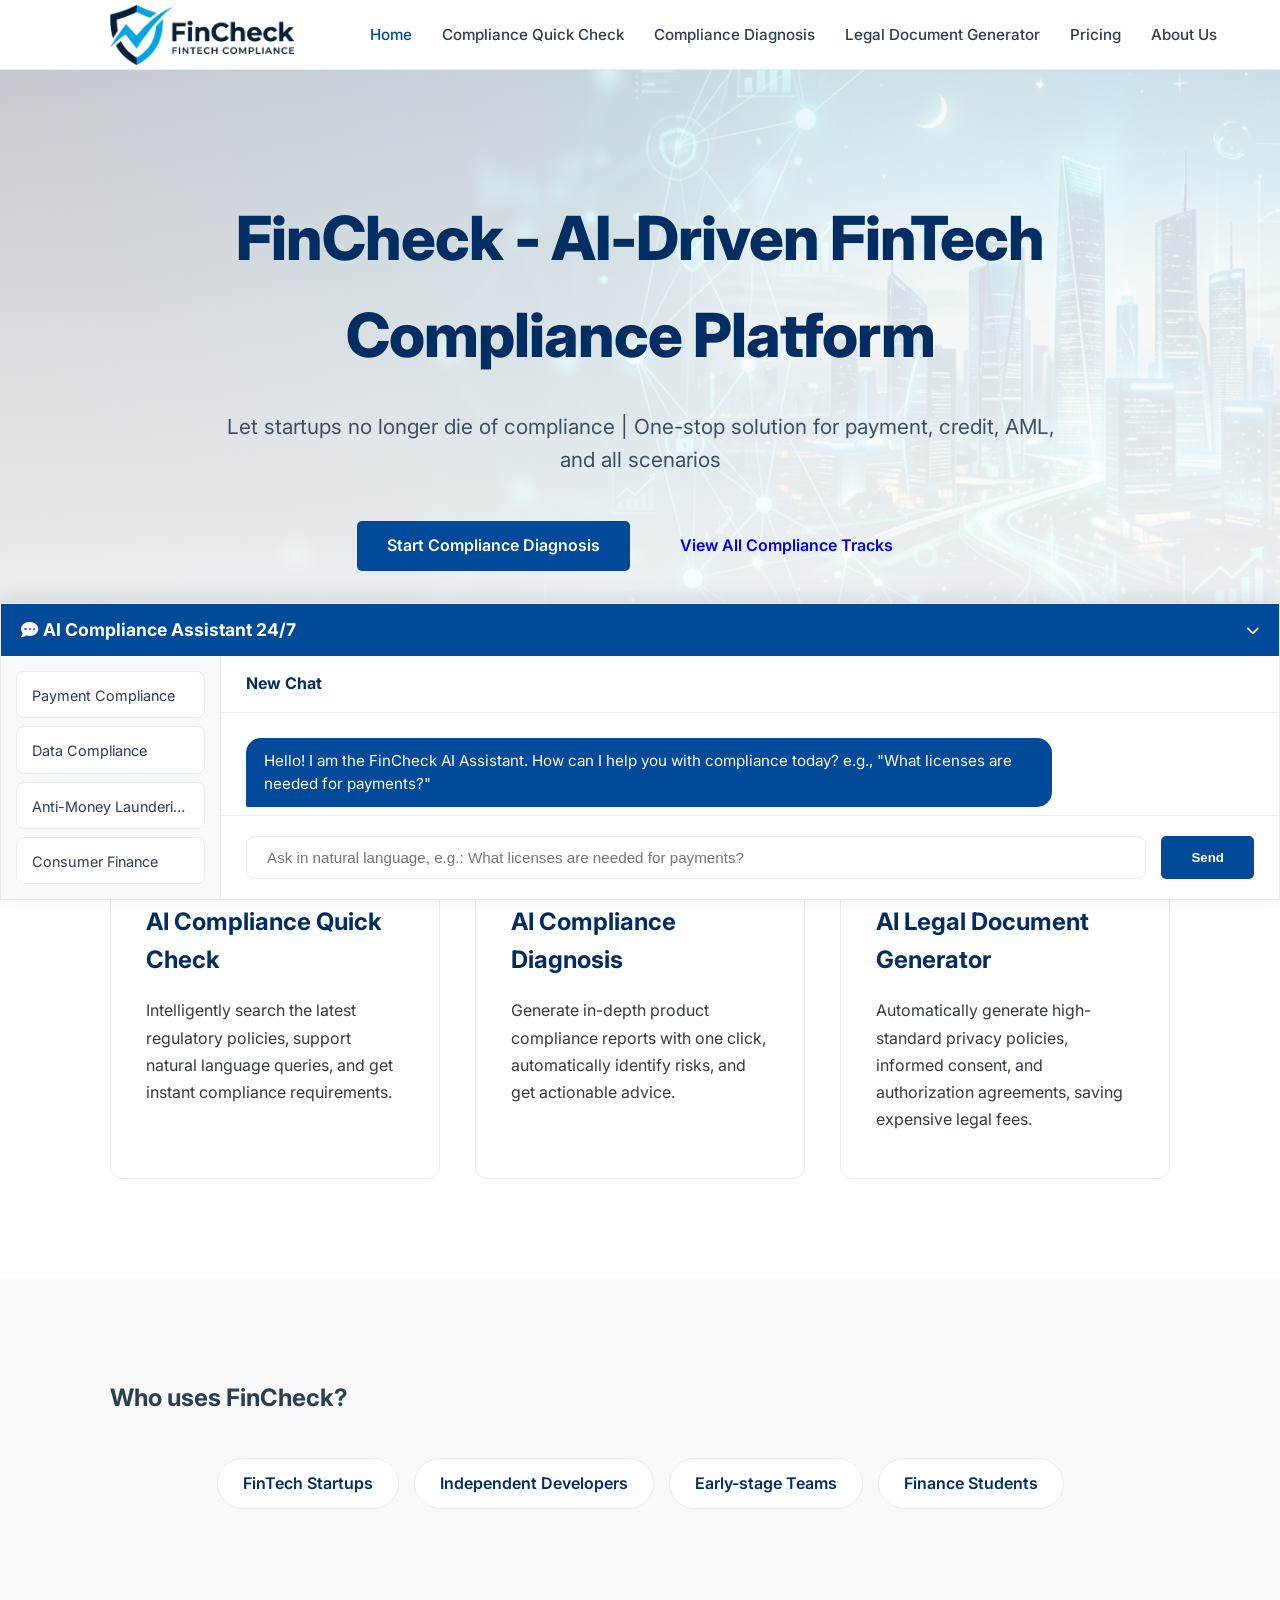
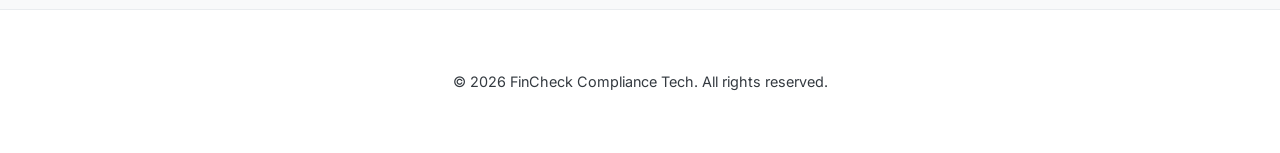
<file: index.html>
<!DOCTYPE html>
<html lang="zh-CN">
<head>
    <meta charset="UTF-8">
    <meta name="viewport" content="width=device-width, initial-scale=1.0">
    <title>FinCheck - AI-Driven FinTech Compliance Platform</title>
    <link rel="stylesheet" href="style.css">
</head>
<body>
    <nav>
        <div class="container nav-container">
            <a href="index.html" class="logo">FinCheck</a>
            <ul class="nav-links">
                <li><a href="index.html" class="active">Home</a></li>
                <li><a href="quick-check.html">Compliance Quick Check</a></li>
                <li><a href="diagnosis.html">Compliance Diagnosis</a></li>
                <li><a href="document-generation.html">Legal Document Generator</a></li>
                <li><a href="pricing.html">Pricing</a></li>
                <li><a href="about.html">About Us</a></li>
            </ul>
        </div>
    </nav>

    <header class="hero">
        <div class="container">
            <h1>FinCheck - AI-Driven FinTech Compliance Platform</h1>
            <p>Let startups no longer die of compliance | One-stop solution for payment, credit, AML, and all scenarios</p>
            <div class="hero-btns">
                <a href="diagnosis.html" class="btn btn-primary">Start Compliance Diagnosis</a>
                <a href="quick-check.html" class="btn btn-cta">View All Compliance Tracks</a>
            </div>
        </div>
    </header>

    <section class="features">
        <div class="container">
            <div class="feature-grid">
                <a href="quick-check.html" class="card">
                    <i class="fas fa-search-dollar"></i>
                    <h3>AI Compliance Quick Check</h3>
                    <p>Intelligently search the latest regulatory policies, support natural language queries, and get instant compliance requirements.</p>
                </a>
                <a href="diagnosis.html" class="card">
                    <i class="fas fa-robot"></i>
                    <h3>AI Compliance Diagnosis</h3>
                    <p>Generate in-depth product compliance reports with one click, automatically identify risks, and get actionable advice.</p>
                </a>
                <a href="document-generation.html" class="card">
                    <i class="fas fa-file-signature"></i>
                    <h3>AI Legal Document Generator</h3>
                    <p>Automatically generate high-standard privacy policies, informed consent, and authorization agreements, saving expensive legal fees.</p>
                </a>
            </div>
        </div>
    </section>

    <section class="target-audience">
        <div class="container">
            <h2 class="section-title">Who uses FinCheck?</h2>
            <div class="audience-tags">
                <span class="tag">FinTech Startups</span>
                <span class="tag">Independent Developers</span>
                <span class="tag">Early-stage Teams</span>
                <span class="tag">Finance Students</span>
            </div>
        </div>
    </section>

    <!-- AI Compliance Assistant Dialog Area -->
    <section class="ai-assistant-section" id="aiAssistant" style="width: 100%; height: 33vh; bottom: 0; right: 0; left: 0; border-radius: 0; box-shadow: 0 -5px 20px rgba(0,0,0,0.1);">
        <div class="resize-handle" id="resizeHandle" style="position: absolute; top: 0; left: 0; width: 100%; height: 5px; cursor: n-resize; background: transparent; z-index: 2001;"></div>
        <div class="resize-handle" id="resizeHandleLeft" style="position: absolute; top: 0; left: 0; width: 5px; height: 100%; cursor: w-resize; background: transparent; z-index: 2001;"></div>
        <div class="resize-handle" id="resizeHandleRight" style="position: absolute; top: 0; right: 0; width: 5px; height: 100%; cursor: e-resize; background: transparent; z-index: 2001;"></div>
        
        <div class="ai-assistant-header" id="chatHeader" style="cursor: move;">
            <h3><i class="fas fa-comment-dots"></i> AI Compliance Assistant 24/7</h3>
            <button id="chatToggleBtn" style="background:transparent; border:none; color:white; cursor:pointer;" onclick="event.stopPropagation(); toggleChat()"><i class="fas fa-chevron-down"></i></button>
        </div>
        <div class="ai-assistant-layout" id="chatLayout">
            <aside class="chat-sidebar">
                <div class="history-item">Payment Compliance</div>
                <div class="history-item">Data Compliance</div>
                <div class="history-item">Anti-Money Laundering</div>
                <div class="history-item">Consumer Finance</div>
            </aside>
            <main class="chat-main">
                <div class="chat-top-bar">New Chat</div>
                <div class="chat-messages" id="chatMessages">
                    <div class="message ai">
                        Hello! I am the FinCheck AI Assistant. How can I help you with compliance today? e.g., "What licenses are needed for payments?"
                    </div>
                </div>
                <div class="chat-input-area">
                    <input type="text" id="chatInput" class="chat-input" placeholder="Ask in natural language, e.g.: What licenses are needed for payments?">
                    <button class="btn btn-primary" onclick="sendMessage()">Send</button>
                </div>
            </main>
        </div>
    </section>

    <footer>
        <div class="container">
            <p>&copy; 2026 FinCheck Compliance Tech. All rights reserved.</p>
        </div>
    </footer>

    <!-- Font Awesome -->
    <link rel="stylesheet" href="https://cdnjs.cloudflare.com/ajax/libs/font-awesome/6.4.0/css/all.min.css">

    <script>
        // --- 豆包 (Doubao) API 配置 ---
        const API_KEY = 'ark-6c00de05-4616-42eb-b202-358f5bb04057-49af4';
        const MODEL_ID = 'doubao-seed-2-0-mini-260215';
        const API_URL = 'https://ark.cn-beijing.volces.com/api/v3/chat/completions';

        async function sendMessage() {
            const input = document.getElementById('chatInput');
            const message = input.value.trim();
            if (!message) return;

            // Add user message
            appendMessage('user', message);
            input.value = '';

            // Add AI thinking message
            const aiMsgDiv = appendMessage('ai', 'Thinking...');

            try {
                const response = await fetch(API_URL, {
                    method: 'POST',
                    headers: {
                        'Content-Type': 'application/json',
                        'Authorization': `Bearer ${API_KEY}`
                    },
                    body: JSON.stringify({
                        model: MODEL_ID,
                        messages: [
                            { role: "system", content: "You are a professional FinTech compliance assistant. Please answer user questions regarding payment, data security, AML, and consumer finance compliance in English." },
                            { role: "user", content: message }
                        ]
                    })
                });

                if (!response.ok) {
                    const err = await response.json();
                    throw new Error(err.error?.message || 'API Call Failed');
                }

                const data = await response.json();
                aiMsgDiv.innerText = data.choices[0].message.content;

            } catch (error) {
                console.error('API Error:', error);
                aiMsgDiv.innerText = `🤖 Sorry, AI engine connection failed: ${error.message}`;
            }
        }

        function appendMessage(role, text) {
            const container = document.getElementById('chatMessages');
            const msgDiv = document.createElement('div');
            msgDiv.className = `message ${role}`; // role: 'user' or 'ai'
            msgDiv.innerText = text;
            container.appendChild(msgDiv);
            container.scrollTop = container.scrollHeight;
            return msgDiv;
        }

        let savedWidth = '100%';
        let savedHeight = '33vh';
        let savedLeft = '0';
        let savedRight = '0';
        let savedTop = 'auto';
        let savedBottom = '0';
        let savedBorderRadius = '0';

        function toggleChat() {
            const layout = document.getElementById('chatLayout');
            const section = document.getElementById('aiAssistant');
            const icon = document.querySelector('#chatToggleBtn i');
            
            if (layout.style.display === 'none') {
                // Restore state
                layout.style.display = 'flex';
                section.style.width = savedWidth;
                section.style.height = savedHeight;
                section.style.left = savedLeft;
                section.style.right = savedRight;
                section.style.top = savedTop;
                section.style.bottom = savedBottom;
                section.style.borderRadius = savedBorderRadius;
                icon.className = 'fas fa-chevron-down';
            } else {
                // Save state before collapse
                savedWidth = section.style.width || section.offsetWidth + 'px';
                savedHeight = section.style.height || section.offsetHeight + 'px';
                savedLeft = section.style.left;
                savedRight = section.style.right;
                savedTop = section.style.top;
                savedBottom = section.style.bottom;
                savedBorderRadius = section.style.borderRadius;

                // Collapse
                layout.style.display = 'none';
                section.style.height = 'auto';
                section.style.width = '280px'; 
                section.style.left = 'auto';
                section.style.right = '30px';
                section.style.bottom = '0';
                section.style.top = 'auto';
                section.style.borderRadius = '12px 12px 0 0';
                icon.className = 'fas fa-chevron-up';
            }
        }

        // Draggable & Resizable Logic
        const chatWindow = document.getElementById('aiAssistant');
        const chatHeader = document.getElementById('chatHeader');
        const resizeHandle = document.getElementById('resizeHandle');
        const resizeHandleLeft = document.getElementById('resizeHandleLeft');
        const resizeHandleRight = document.getElementById('resizeHandleRight');
        
        let isDragging = false;
        let isResizing = false;
        let isResizingLeft = false;
        let isResizingRight = false;
        let offset = { x: 0, y: 0 };
        let startSize = { w: 0, h: 0 };
        let startLeft = 0;

        // Dragging
        chatHeader.addEventListener('mousedown', (e) => {
            if (e.target.closest('button')) return; 
            isDragging = true;
            offset.x = e.clientX - chatWindow.offsetLeft;
            offset.y = e.clientY - chatWindow.offsetTop;
            chatWindow.style.transition = 'none';
            // Detach from right/bottom rules once dragged
            chatWindow.style.right = 'auto';
            chatWindow.style.bottom = 'auto';
        });

        // Resizing (Top edge)
        resizeHandle.addEventListener('mousedown', (e) => {
            isResizing = true;
            startSize.h = chatWindow.offsetHeight;
            offset.y = e.clientY;
            chatWindow.style.transition = 'none';
            e.preventDefault();
        });

        // Resizing (Left edge)
        resizeHandleLeft.addEventListener('mousedown', (e) => {
            isResizingLeft = true;
            startSize.w = chatWindow.offsetWidth;
            startLeft = chatWindow.offsetLeft;
            offset.x = e.clientX;
            chatWindow.style.transition = 'none';
            chatWindow.style.right = 'auto'; // Must decouple right to change width
            e.preventDefault();
        });

        // Resizing (Right edge)
        resizeHandleRight.addEventListener('mousedown', (e) => {
            isResizingRight = true;
            startSize.w = chatWindow.offsetWidth;
            offset.x = e.clientX;
            chatWindow.style.transition = 'none';
            chatWindow.style.right = 'auto';
            chatWindow.style.left = chatWindow.offsetLeft + 'px'; // Anchor left
            e.preventDefault();
        });

        document.addEventListener('mousemove', (e) => {
            if (isDragging) {
                let x = e.clientX - offset.x;
                let y = e.clientY - offset.y;
                const maxX = window.innerWidth - chatWindow.offsetWidth;
                const maxY = window.innerHeight - chatWindow.offsetHeight;
                x = Math.max(0, Math.min(x, maxX));
                y = Math.max(0, Math.min(y, maxY));
                chatWindow.style.left = x + 'px';
                chatWindow.style.top = y + 'px';
                chatWindow.style.width = chatWindow.offsetWidth + 'px'; // Freeze width once dragged
                chatWindow.style.borderRadius = '12px';
            }

            if (isResizing) { // Top resize
                const diffY = offset.y - e.clientY;
                const newHeight = startSize.h + diffY;
                if (newHeight > 100 && newHeight < window.innerHeight * 0.9) {
                    chatWindow.style.height = newHeight + 'px';
                    if (chatWindow.style.bottom !== '0px' && chatWindow.style.bottom !== '0') {
                        chatWindow.style.top = (e.clientY) + 'px';
                    }
                }
            }

            if (isResizingRight) {
                const newWidth = startSize.w + (e.clientX - offset.x);
                if (newWidth > 300 && newWidth < window.innerWidth) {
                    chatWindow.style.width = newWidth + 'px';
                }
            }

            if (isResizingLeft) {
                const diff = offset.x - e.clientX;
                const newWidth = startSize.w + diff;
                if (newWidth > 300 && newWidth < window.innerWidth) {
                    chatWindow.style.width = newWidth + 'px';
                    chatWindow.style.left = (startLeft - diff) + 'px';
                }
            }
        });

        document.addEventListener('mouseup', () => {
            isDragging = false;
            isResizing = false;
            isResizingLeft = false;
            isResizingRight = false;
            chatWindow.style.transition = 'var(--transition)';
        });

        // Allow Enter key to send message
        document.getElementById('chatInput').addEventListener('keypress', function (e) {
            if (e.key === 'Enter') {
                sendMessage();
            }
        });
    </script>
</body>
</html>
</file>
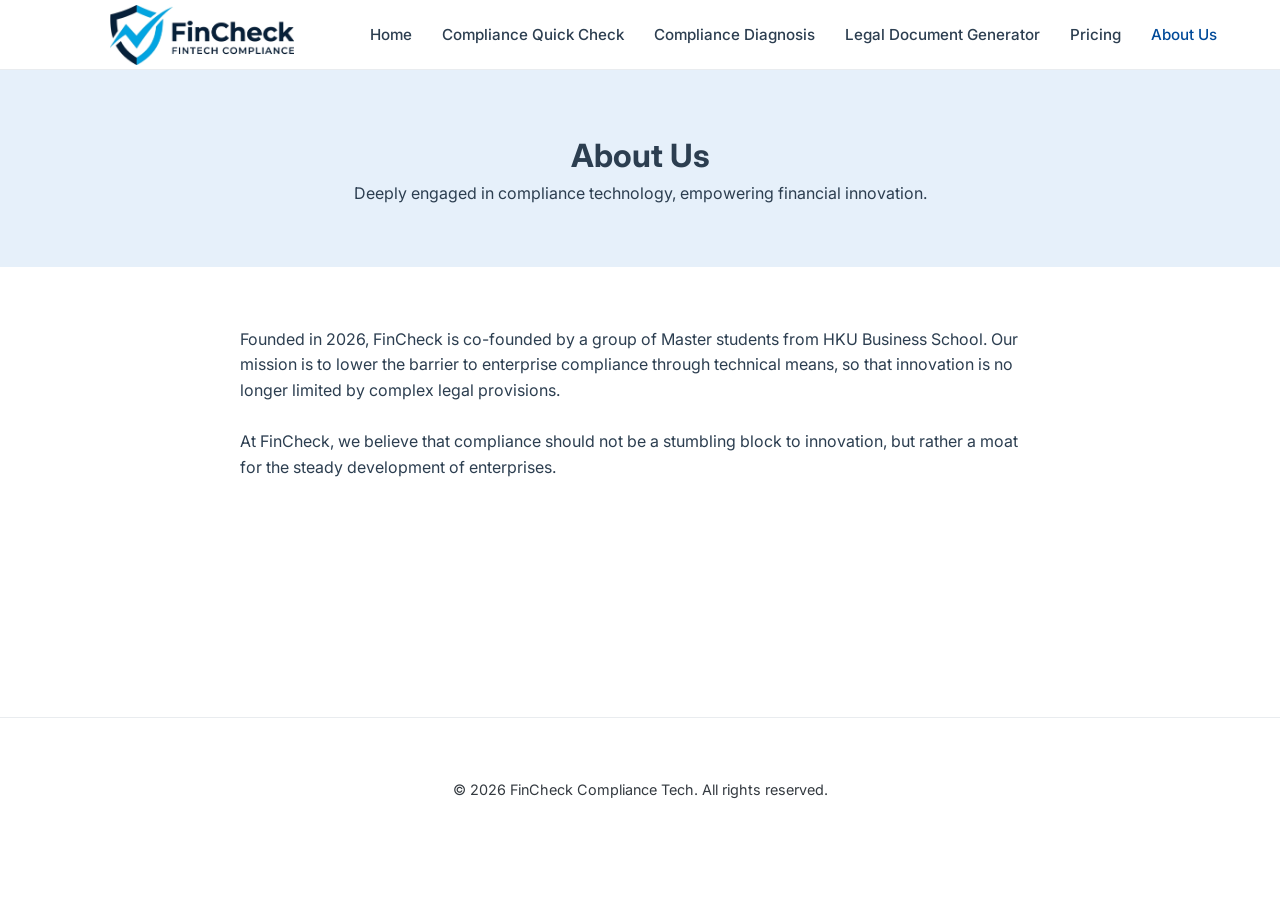
<file: about.html>
<!DOCTYPE html>
<html lang="zh-CN">
<head>
    <meta charset="UTF-8">
    <meta name="viewport" content="width=device-width, initial-scale=1.0">
    <title>About Us - FinCheck</title>
    <link rel="stylesheet" href="style.css">
</head>
<body>
    <nav>
        <div class="container nav-container">
            <a href="index.html" class="logo">FinCheck</a>
            <ul class="nav-links">
                <li><a href="index.html">Home</a></li>
                <li><a href="quick-check.html">Compliance Quick Check</a></li>
                <li><a href="diagnosis.html">Compliance Diagnosis</a></li>
                <li><a href="document-generation.html">Legal Document Generator</a></li>
                <li><a href="pricing.html">Pricing</a></li>
                <li><a href="about.html" class="active">About Us</a></li>
            </ul>
        </div>
    </nav>

    <header class="page-header">
        <div class="container">
            <h1>About Us</h1>
            <p>Deeply engaged in compliance technology, empowering financial innovation.</p>
        </div>
    </header>

    <main class="container" style="padding: 60px 0; min-height: 50vh;">
        <div style="max-width: 800px; margin: 0 auto; text-align: left;">
            <p>Founded in 2026, FinCheck is co-founded by a group of Master students from HKU Business School. Our mission is to lower the barrier to enterprise compliance through technical means, so that innovation is no longer limited by complex legal provisions.</p>
            <br>
            <p>At FinCheck, we believe that compliance should not be a stumbling block to innovation, but rather a moat for the steady development of enterprises.</p>
        </div>
    </main>

    <footer>
        <div class="container">
            <p>&copy; 2026 FinCheck Compliance Tech. All rights reserved.</p>
        </div>
    </footer>
</body>
</html>
</file>
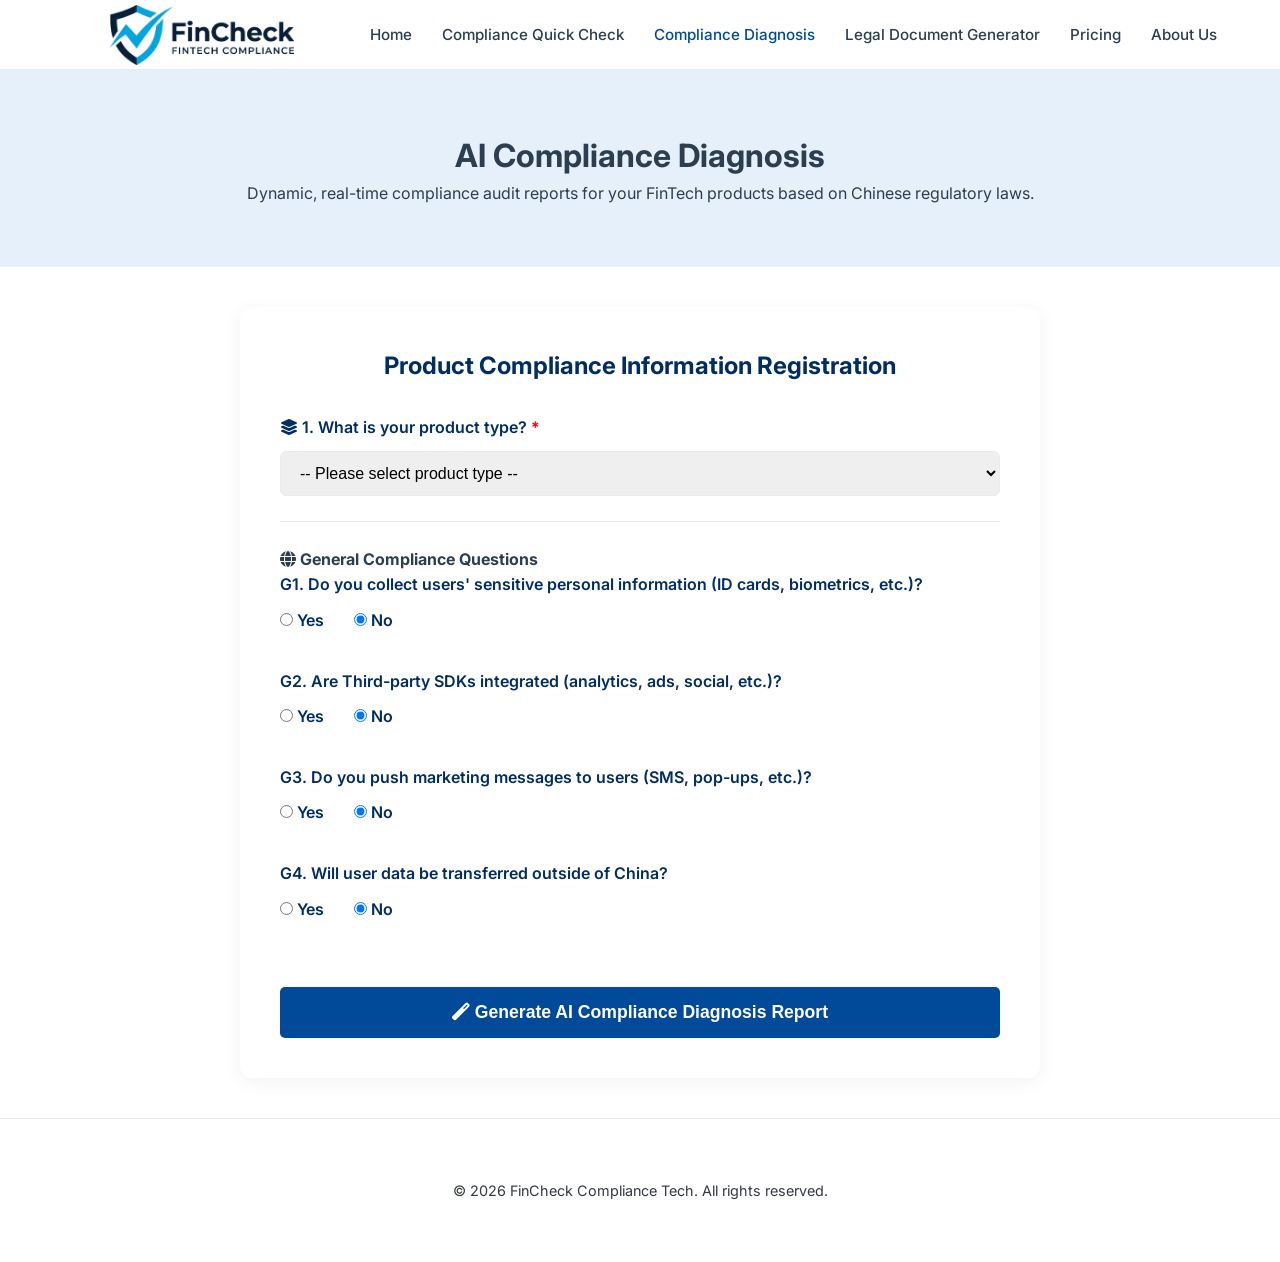
<file: diagnosis.html>
<!DOCTYPE html>
<html lang="zh-CN">
<head>
    <meta charset="UTF-8">
    <meta name="viewport" content="width=device-width, initial-scale=1.0">
    <title>AI Compliance Diagnosis - FinCheck</title>
    <link rel="stylesheet" href="style.css">
    <link rel="stylesheet" href="https://cdnjs.cloudflare.com/ajax/libs/font-awesome/6.4.0/css/all.min.css">
</head>
<body>
    <nav>
        <div class="container nav-container">
            <a href="index.html" class="logo">FinCheck</a>
            <ul class="nav-links">
                <li><a href="index.html">Home</a></li>
                <li><a href="quick-check.html">Compliance Quick Check</a></li>
                <li><a href="diagnosis.html" class="active">Compliance Diagnosis</a></li>
                <li><a href="document-generation.html">Legal Document Generator</a></li>
                <li><a href="pricing.html">Pricing</a></li>
                <li><a href="about.html">About Us</a></li>
            </ul>
        </div>
    </nav>

    <header class="page-header">
        <div class="container">
            <h1>AI Compliance Diagnosis</h1>
            <p>Dynamic, real-time compliance audit reports for your FinTech products based on Chinese regulatory laws.</p>
        </div>
    </header>

    <main class="container">
        <!-- Diagnosis Form Container -->
        <div class="diagnosis-container" id="diagnosisFormContainer">
            <h2 style="margin-bottom: 30px; text-align: center; color: var(--dark-blue);">Product Compliance Information Registration</h2>
            <form id="dynamicDiagnosisForm">
                <!-- Question 1: Product Type (Mandatory) -->
                <div class="form-group">
                    <label for="productType"><i class="fas fa-layer-group"></i> 1. What is your product type? <span style="color: red;">*</span></label>
                    <select id="productType" class="form-control" onchange="toggleProductQuestions()" required>
                        <option value="">-- Please select product type --</option>
                        <option value="payment">Payment Product</option>
                        <option value="credit">Consumer Finance Product</option>
                        <option value="wealth">Wealth/Asset Management Product</option>
                        <option value="insurance">InsurTech Product</option>
                    </select>
                </div>

                <!-- Product Specific Questions -->
                <div id="payment-questions" class="question-block">
                    <h4><i class="fas fa-credit-card"></i> Payment Product Specific Questions</h4>
                    <div class="form-group">
                        <label>P1. Do you engage in cross-border foreign exchange payment business?</label>
                        <div class="radio-group">
                            <label class="radio-item"><input type="radio" name="p1" value="yes"> Yes</label>
                            <label class="radio-item"><input type="radio" name="p1" value="no" checked> No</label>
                        </div>
                    </div>
                    <div class="form-group">
                        <label>P2. Are Customer Reserve Funds 100% fully deposited with the PBOC?</label>
                        <div class="radio-group">
                            <label class="radio-item"><input type="radio" name="p2" value="yes" checked> Yes</label>
                            <label class="radio-item"><input type="radio" name="p2" value="no"> No</label>
                        </div>
                    </div>
                    <div class="form-group">
                        <label>P3. Are transaction records kept for at least 5 years from the date of completion?</label>
                        <div class="radio-group">
                            <label class="radio-item"><input type="radio" name="p3" value="yes" checked> Yes</label>
                            <label class="radio-item"><input type="radio" name="p3" value="no"> No</label>
                        </div>
                    </div>
                    <div class="form-group">
                        <label>P4. Is a complete Know Your Customer (KYC) system established?</label>
                        <div class="radio-group">
                            <label class="radio-item"><input type="radio" name="p4" value="yes" checked> Yes</label>
                            <label class="radio-item"><input type="radio" name="p4" value="no"> No</label>
                        </div>
                    </div>
                </div>

                <div id="credit-questions" class="question-block">
                    <h4><i class="fas fa-hand-holding-usd"></i> Consumer Finance Product Specific Questions</h4>
                    <div class="form-group">
                        <label>C1. Is the loan interest rate controlled within 4 times the LPR?</label>
                        <div class="radio-group">
                            <label class="radio-item"><input type="radio" name="c1" value="yes" checked> Yes</label>
                            <label class="radio-item"><input type="radio" name="c1" value="no"> No</label>
                        </div>
                    </div>
                    <div class="form-group">
                        <label>C2. Are loans issued to borrowers without income sources (e.g., college students)?</label>
                        <div class="radio-group">
                            <label class="radio-item"><input type="radio" name="c2" value="yes"> Yes</label>
                            <label class="radio-item"><input type="radio" name="c2" value="no" checked> No</label>
                        </div>
                    </div>
                    <div class="form-group">
                        <label>C3. Are illegal methods such as violence, coercion, or harassment used for debt collection?</label>
                        <div class="radio-group">
                            <label class="radio-item"><input type="radio" name="c3" value="yes"> Yes</label>
                            <label class="radio-item"><input type="radio" name="c3" value="no" checked> No</label>
                        </div>
                    </div>
                    <div class="form-group">
                        <label>C4. Are all interest, fees, and repayment terms fully disclosed?</label>
                        <div class="radio-group">
                            <label class="radio-item"><input type="radio" name="c4" value="yes" checked> Yes</label>
                            <label class="radio-item"><input type="radio" name="c4" value="no"> No</label>
                        </div>
                    </div>
                </div>

                <div id="wealth-questions" class="question-block">
                    <h4><i class="fas fa-chart-line"></i> Wealth/Asset Management Product Specific Questions</h4>
                    <div class="form-group">
                        <label>W1. Have you obtained the corresponding asset management business license?</label>
                        <div class="radio-group">
                            <label class="radio-item"><input type="radio" name="w1" value="yes" checked> Yes</label>
                            <label class="radio-item"><input type="radio" name="w1" value="no"> No</label>
                        </div>
                    </div>
                    <div class="form-group">
                        <label>W2. Are investment risks fully disclosed to investors?</label>
                        <div class="radio-group">
                            <label class="radio-item"><input type="radio" name="w2" value="yes" checked> Yes</label>
                            <label class="radio-item"><input type="radio" name="w2" value="no"> No</label>
                        </div>
                    </div>
                    <div class="form-group">
                        <label>W3. Do you make any rigid redemption (guaranteed principal and return) promises to investors?</label>
                        <div class="radio-group">
                            <label class="radio-item"><input type="radio" name="w3" value="yes"> Yes</label>
                            <label class="radio-item"><input type="radio" name="w3" value="no" checked> No</label>
                        </div>
                    </div>
                    <div class="form-group">
                        <label>W4. Are investor funds held in custody by a third-party commercial bank?</label>
                        <div class="radio-group">
                            <label class="radio-item"><input type="radio" name="w4" value="yes" checked> Yes</label>
                            <label class="radio-item"><input type="radio" name="w4" value="no"> No</label>
                        </div>
                    </div>
                </div>

                <div id="insurance-questions" class="question-block">
                    <h4><i class="fas fa-shield-alt"></i> InsurTech Product Specific Questions</h4>
                    <div class="form-group">
                        <label>I1. Do you cooperate with licensed insurance companies?</label>
                        <div class="radio-group">
                            <label class="radio-item"><input type="radio" name="i1" value="yes" checked> Yes</label>
                            <label class="radio-item"><input type="radio" name="i1" value="no"> No</label>
                        </div>
                    </div>
                    <div class="form-group">
                        <label>I2. Are personal information processing rules for insurance products truthfully disclosed?</label>
                        <div class="radio-group">
                            <label class="radio-item"><input type="radio" name="i2" value="yes" checked> Yes</label>
                            <label class="radio-item"><input type="radio" name="i2" value="no"> No</label>
                        </div>
                    </div>
                    <div class="form-group">
                        <label>I3. Are there acts of exaggerating insurance liabilities or misleading sales?</label>
                        <div class="radio-group">
                            <label class="radio-item"><input type="radio" name="i3" value="yes"> Yes</label>
                            <label class="radio-item"><input type="radio" name="i3" value="no" checked> No</label>
                        </div>
                    </div>
                    <div class="form-group">
                        <label>I4. Is the claims process open, transparent, and compliant with regulatory requirements?</label>
                        <div class="radio-group">
                            <label class="radio-item"><input type="radio" name="i4" value="yes" checked> Yes</label>
                            <label class="radio-item"><input type="radio" name="i4" value="no"> No</label>
                        </div>
                    </div>
                </div>

                <!-- General Questions (Always Visible) -->
                <div class="form-section" style="border-top: 1px solid var(--gray-200); padding-top: 25px; margin-top: 25px;">
                    <h4><i class="fas fa-globe"></i> General Compliance Questions</h4>
                    <div class="form-group">
                        <label>G1. Do you collect users' sensitive personal information (ID cards, biometrics, etc.)?</label>
                        <div class="radio-group">
                            <label class="radio-item"><input type="radio" name="g1" value="yes"> Yes</label>
                            <label class="radio-item"><input type="radio" name="g1" value="no" checked> No</label>
                        </div>
                    </div>
                    <div class="form-group">
                        <label>G2. Are Third-party SDKs integrated (analytics, ads, social, etc.)?</label>
                        <div class="radio-group">
                            <label class="radio-item"><input type="radio" name="g2" value="yes"> Yes</label>
                            <label class="radio-item"><input type="radio" name="g2" value="no" checked> No</label>
                        </div>
                    </div>
                    <div class="form-group">
                        <label>G3. Do you push marketing messages to users (SMS, pop-ups, etc.)?</label>
                        <div class="radio-group">
                            <label class="radio-item"><input type="radio" name="g3" value="yes"> Yes</label>
                            <label class="radio-item"><input type="radio" name="g3" value="no" checked> No</label>
                        </div>
                    </div>
                    <div class="form-group">
                        <label>G4. Will user data be transferred outside of China?</label>
                        <div class="radio-group">
                            <label class="radio-item"><input type="radio" name="g4" value="yes"> Yes</label>
                            <label class="radio-item"><input type="radio" name="g4" value="no" checked> No</label>
                        </div>
                    </div>
                </div>

                <button type="button" class="btn btn-primary" style="width: 100%; padding: 15px; margin-top: 30px; font-size: 1.1rem;" onclick="submitDiagnosis()">
                    <i class="fas fa-magic"></i> Generate AI Compliance Diagnosis Report
                </button>
            </form>
        </div>

        <!-- Loading State -->
        <div id="loader" class="loader-container" style="display: none; padding: 100px 0;">
            <div class="loader"></div>
            <p style="margin-top: 20px; font-size: 1.2rem; color: var(--primary-blue); font-weight: 600;">Calling AI compliance engine, generating report...</p>
        </div>

        <!-- Report Result Area -->
        <div id="reportResult" class="report-card">
            <!-- Header -->
            <div class="report-header">
                <div style="display: flex; justify-content: space-between; align-items: flex-start;">
                    <div>
                        <h2 style="color: var(--dark-blue); margin-bottom: 5px;">AI Compliance Diagnosis Report</h2>
                        <p class="report-time" id="reportTime">Generated on: </p>
                    </div>
                    <div id="riskBadge"></div>
                </div>
            </div>

            <!-- Score Area -->
            <div class="score-section" id="scoreSection">
                <!-- Dynamic Score -->
            </div>

            <!-- Detailed Content -->
            <div id="reportDetails">
                <!-- AI Generated Content -->
            </div>

            <!-- Action Buttons -->
            <div class="report-actions">
                <button class="btn btn-primary" onclick="window.print()"><i class="fas fa-print"></i> Print Report</button>
                <button class="btn btn-cta" onclick="alert('Legal document generation feature is being integrated...')"><i class="fas fa-file-invoice"></i> Generate Legal Documents</button>
                <button class="btn" style="background: var(--gray-200); color: var(--text-main);" onclick="location.reload()">Re-diagnose</button>
            </div>
        </div>
    </main>

    <footer>
        <div class="container">
            <p>&copy; 2026 FinCheck Compliance Tech. All rights reserved.</p>
        </div>
    </footer>

    <script>
        // --- 豆包 (Doubao) API 配置 ---
        const CONFIG = {
            API_KEY: 'ark-6c00de05-4616-42eb-b202-358f5bb04057-49af4', 
            MODEL_ID: 'doubao-seed-2-0-mini-260215',
            BASE_URL: 'https://ark.cn-beijing.volces.com/api/v3/chat/completions',
            IS_MOCK: false // 切换为真实 API
        };

        function toggleProductQuestions() {
            const type = document.getElementById('productType').value;
            document.querySelectorAll('.question-block').forEach(block => block.style.display = 'none');
            if (type) {
                const target = document.getElementById(`${type}-questions`);
                if (target) target.style.display = 'block';
            }
        }

        async function submitDiagnosis() {
            const productType = document.getElementById('productType').value;
            if (!productType) {
                alert('Please select a product type first');
                return;
            }

            const formData = collectFormData();
            document.getElementById('diagnosisFormContainer').style.display = 'none';
            document.getElementById('loader').style.display = 'block';

            try {
                let reportContent = "";
                if (CONFIG.API_KEY === 'YOUR_API_KEY_HERE' || CONFIG.IS_MOCK) {
                    reportContent = await simulateAIReport(productType, formData);
                } else {
                    reportContent = await callRealAI(productType, formData);
                }
                renderReport(reportContent);
            } catch (error) {
                console.error(error);
                alert('Sorry, an error occurred while generating the report. Please try again later.');
                location.reload();
            } finally {
                document.getElementById('loader').style.display = 'none';
            }
        }

        function collectFormData() {
            const form = document.getElementById('dynamicDiagnosisForm');
            const data = {};
            const inputs = form.querySelectorAll('input[type="radio"]:checked');
            inputs.forEach(input => {
                const label = input.closest('.form-group').querySelector('label').innerText;
                data[label] = input.value === 'yes' ? 'Yes' : 'No';
            });
            return data;
        }

        async function simulateAIReport(type, data) {
            await new Promise(resolve => setTimeout(resolve, 2500));
            const typeName = document.getElementById('productType').selectedOptions[0].text;
            
            // Logical scoring system: distinguish between positive and negative questions
            let score = 50; // Base score

            // Positive points (Answering "Yes" represents better compliance)
            const positiveLabels = [
                'P2. Are Customer Reserve Funds 100% fully deposited with the PBOC?',
                'P3. Are transaction records kept for at least 5 years from the date of completion?',
                'P4. Is a complete Know Your Customer (KYC) system established?',
                'C1. Is the loan interest rate controlled within 4 times the LPR?',
                'C4. Are all interest, fees, and repayment terms fully disclosed?',
                'W1. Have you obtained the corresponding asset management business license?',
                'W2. Are investment risks fully disclosed to investors?',
                'W4. Are investor funds held in custody by a third-party commercial bank?',
                'I1. Do you cooperate with licensed insurance companies?',
                'I2. Are personal information processing rules for insurance products truthfully disclosed?',
                'I4. Is the claims process open, transparent, and compliant with regulatory requirements?'
            ];

            // Negative points (Answering "Yes" represents a violation risk)
            const negativeLabels = [
                'P1. Do you engage in cross-border foreign exchange payment business?',
                'C2. Are loans issued to borrowers without income sources (e.g., college students)?',
                'C3. Are illegal methods such as violence, coercion, or harassment used for debt collection?',
                'W3. Do you make any rigid redemption (guaranteed principal and return) promises to investors?',
                'I3. Are there acts of exaggerating insurance liabilities or misleading sales?',
                'G1. Do you collect users\' sensitive personal information (ID cards, biometrics, etc.)?',
                'G2. Are Third-party SDKs integrated (analytics, ads, social, etc.)?',
                'G3. Do you push marketing messages to users (SMS, pop-ups, etc.)?',
                'G4. Will user data be transferred outside of China?'
            ];

            for (const [label, value] of Object.entries(data)) {
                if (positiveLabels.some(pl => label.includes(pl.substring(0, 10)))) {
                    score += (value === 'Yes' ? 12 : -10);
                } else if (negativeLabels.some(nl => label.includes(nl.substring(0, 10)))) {
                    score += (value === 'Yes' ? -15 : 5);
                }
            }

            score = Math.max(0, Math.min(100, score));
            let risk = "Low";
            if (score < 60) risk = "High";
            else if (score < 85) risk = "Medium";

            const resultText = score >= 85 ? "has excellent compliance performance" : (score >= 60 ? "is generally compliant" : "has extremely high compliance risks");
            const issueText = score >= 85 ? "Current business logic is generally in line with regulatory guidelines. It is recommended to maintain monitoring." : "Multiple core business logic conflicts with regulatory red lines detected. Immediate self-inspection is recommended.";

            return `
# Compliance Score: ${score} | Risk Level: ${risk}

## 1. Overall Compliance Overview
A preliminary diagnosis of the **${typeName}** business shows that your product ${resultText}. The compliance score is ${score}.

## 2. Existing Compliance Issues
- **${risk === 'Low' ? 'Optimization Points' : 'Key Risks'}**: ${issueText}
- **Regulatory Reference**: Involves the Personal Information Protection Law and ${typeName.includes('Payment') ? 'Implementation Rules for Non-bank Payment Institutions' : 'Relevant financial regulatory guidelines'}.

## 3. Rectification Suggestions
1. **${risk === 'Low' ? 'Continuous Monitoring' : 'Immediate Rectification'}**: Strengthen the compliance items answered as "No" in this scan (such as qualifications/record keeping, etc.).
2. **System Construction**: Establish a normalized compliance review mechanism.

## 4. Summary
As a FinTech startup, ${score > 80 ? 'your compliance awareness is good. Please keep it up.' : 'it is recommended to address compliance shortcomings before expanding the business.'}
`;
        }

        async function callRealAI(type, data) {
            const typeName = document.getElementById('productType').selectedOptions[0].text;
            const systemPrompt = `You are a professional Chinese FinTech compliance auditor. Please generate a detailed and professional compliance diagnosis report based on the product information submitted by the user in English.
Requirements:
1. First provide the overall compliance score (0-100) and the corresponding risk level (Low / Medium / High) in this format: "Score: [num] | Risk Level: [Low/Medium/High]".
2. List the existing compliance issues point by point. For each issue, clearly indicate the specific Chinese regulatory laws violated.
3. Provide specific and actionable rectification suggestions for each issue, do not generalize.
4. Finally, provide a summary and recommendations for next steps.
5. The language should be professional and rigorous, suitable for FinTech startup founders to read.
6. The report format should be clear, using markdown headings and ordered lists, suitable for displaying on a web page.`;

            const userPrompt = `Product Type: ${typeName}\nDetailed Survey Response Data:\n${JSON.stringify(data, null, 2)}`;

            try {
                const response = await fetch(CONFIG.BASE_URL, {
                    method: 'POST',
                    headers: { 
                        'Content-Type': 'application/json',
                        'Authorization': `Bearer ${CONFIG.API_KEY}`
                    },
                    body: JSON.stringify({
                        model: CONFIG.MODEL_ID,
                        messages: [
                            { role: "system", content: systemPrompt },
                            { role: "user", content: userPrompt }
                        ]
                    })
                });

                if (!response.ok) {
                    const err = await response.json();
                    throw new Error(err.error?.message || 'API 调用失败');
                }

                const result = await response.json();
                return result.choices[0].message.content;
            } catch (error) {
                console.error('API Error:', error);
                throw error;
            }
        }

        function renderReport(content) {
            const reportArea = document.getElementById('reportResult');
            const details = document.getElementById('reportDetails');
            const scoreSection = document.getElementById('scoreSection');
            const riskBadge = document.getElementById('riskBadge');

            reportArea.style.display = 'block';
            
            const scoreMatch = content.match(/Score.*?(\d+)/i);
            const riskMatch = content.match(/Risk Level.*?(Low|Medium|High)/i);
            const score = scoreMatch ? scoreMatch[1] : "??";
            const risk = riskMatch ? riskMatch[1] : "Unknown";

            let riskClass = 'risk-low';
            if (risk === 'Medium') riskClass = 'risk-medium';
            if (risk === 'High') riskClass = 'risk-high';

            riskBadge.innerHTML = `<span class="risk-level ${riskClass}">${risk} Risk</span>`;
            scoreSection.innerHTML = `
                <div class="score-circle">
                    <span class="num">${score}</span>
                    <span style="font-size: 0.8rem;">Total Score</span>
                </div>
                <p style="color: #666; font-size: 0.95rem; line-height: 1.5;">
                    Compliance diagnosis of <strong>${document.getElementById('productType').selectedOptions[0].text}</strong> based on the AI audit engine.
                </p>
            `;

            let formattedBody = content
                .replace(/^# (.*$)/gim, '<h2 style="color:var(--dark-blue); margin-top:20px;">$1</h2>')
                .replace(/^## (.*$)/gim, '<h3 style="color:var(--primary-blue); margin-top:15px; border-bottom:1px solid #eee; padding-bottom:5px;">$1</h3>')
                .replace(/^\- (.*$)/gim, '<div class="compliance-issue">$1</div>')
                .replace(/^\d\. (.*$)/gim, '<div class="compliance-advice">$1</div>')
                .replace(/\*\*(.*?)\*\*/g, '<strong>$1</strong>');

            details.innerHTML = formattedBody;
            window.scrollTo({ top: 0, behavior: 'smooth' });
        }
    </script>
</body>
</html>
</file>
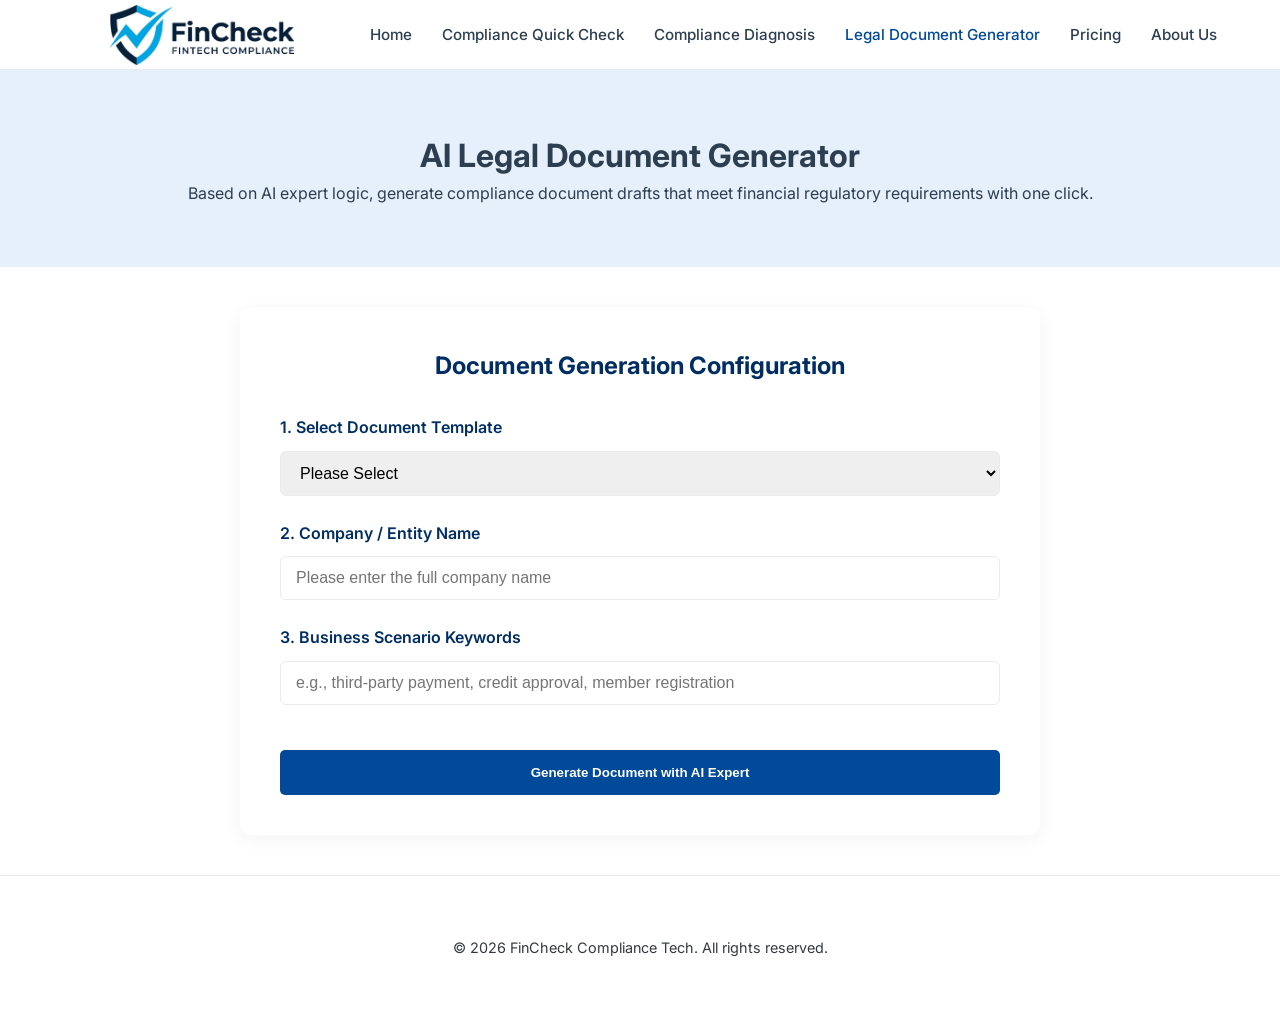
<file: document-generation.html>
<!DOCTYPE html>
<html lang="zh-CN">
<head>
    <meta charset="UTF-8">
    <meta name="viewport" content="width=device-width, initial-scale=1.0">
    <title>Legal Document Generator - FinCheck</title>
    <link rel="stylesheet" href="style.css">
</head>
<body>
    <nav>
        <div class="container nav-container">
            <a href="index.html" class="logo">FinCheck</a>
            <ul class="nav-links">
                <li><a href="index.html">Home</a></li>
                <li><a href="quick-check.html">Compliance Quick Check</a></li>
                <li><a href="diagnosis.html">Compliance Diagnosis</a></li>
                <li><a href="document-generation.html" class="active">Legal Document Generator</a></li>
                <li><a href="pricing.html">Pricing</a></li>
                <li><a href="about.html">About Us</a></li>
            </ul>
        </div>
    </nav>

    <header class="page-header">
        <div class="container">
            <h1>AI Legal Document Generator</h1>
            <p>Based on AI expert logic, generate compliance document drafts that meet financial regulatory requirements with one click.</p>
        </div>
    </header>

    <main class="container">
        <!-- Form Section -->
        <div class="diagnosis-container" id="genContainer">
            <h2 style="margin-bottom: 30px; text-align: center; color: var(--dark-blue);">Document Generation Configuration</h2>
            <form id="genForm">
                <div class="form-group">
                    <label>1. Select Document Template</label>
                    <select id="docType" class="form-control" required>
                        <option value="">Please Select</option>
                        <option value="privacy">User Privacy Policy (General Version)</option>
                        <option value="agreement">User Service Agreement</option>
                        <option value="auth">Credit Inquiry Authorization Letter</option>
                        <option value="aml">Anti-Money Laundering Compliance Statement</option>
                    </select>
                </div>
                <div class="form-group">
                    <label>2. Company / Entity Name</label>
                    <input type="text" id="companyName" class="form-control" placeholder="Please enter the full company name" required>
                </div>
                <div class="form-group">
                    <label>3. Business Scenario Keywords</label>
                    <input type="text" id="keywords" class="form-control" placeholder="e.g., third-party payment, credit approval, member registration">
                </div>
                <button type="submit" class="btn btn-primary" style="width: 100%; padding: 15px; margin-top: 20px;">Generate Document with AI Expert</button>
            </form>
        </div>

        <!-- Loading -->
        <div id="loader" class="loader-container" style="display: none; padding: 100px 0;">
            <span class="loader"></span>
            <p style="margin-top: 20px; font-size: 1.1rem; color: var(--primary-blue);">Calling AI compliance document engine, please wait...</p>
        </div>

        <!-- Document Preview -->
        <div id="docPreview" class="paper-preview" style="display: none;">
            <div class="ai-answer" style="margin-bottom: 40px; background: #f0f7ff; border: 1px solid var(--primary-blue); padding: 20px; border-radius: 8px; font-style: italic; line-height: 1.6;">
                <strong>🤖 AI Legal Compliance Expert's Message:</strong><br>
                "I have customized this document draft for you based on the latest Personal Information Protection Law and relevant financial regulatory rules. Please note that this draft is for compliance reference only, and it is recommended to have a professional lawyer review it before formal use."
            </div>
            <div id="docBody">
                <!-- Dynamic Document Content -->
            </div>
            <div class="report-actions" style="margin-top: 50px;">
                <button class="btn btn-primary" onclick="alert('Success: Document exported as Word')">Export Word</button>
                <button class="btn btn-cta" onclick="alert('Success: Preparing print preview')">Print Document</button>
                <button class="btn" style="background: var(--gray-200); color: var(--text-main);" onclick="location.reload()">Regenerate</button>
            </div>
        </div>
    </main>

    <footer>
        <div class="container">
            <p>&copy; 2026 FinCheck Compliance Tech. All rights reserved.</p>
        </div>
    </footer>

    <script>
        const form = document.getElementById('genForm');
        const loader = document.getElementById('loader');
        const container = document.getElementById('genContainer');
        const preview = document.getElementById('docPreview');
        const docBody = document.getElementById('docBody');

        // --- 豆包 (Doubao) API 配置 ---
        const API_KEY = 'ark-6c00de05-4616-42eb-b202-358f5bb04057-49af4';
        const MODEL_ID = 'doubao-seed-2-0-mini-260215';
        const API_URL = 'https://ark.cn-beijing.volces.com/api/v3/chat/completions';

        form.addEventListener('submit', async (e) => {
            e.preventDefault();
            const company = document.getElementById('companyName').value;
            const typeText = document.getElementById('docType').selectedOptions[0].text;
            const keywords = document.getElementById('keywords').value || 'Related financial services';

            container.style.display = 'none';
            loader.style.display = 'block';

            const systemPrompt = `You are a professional Chinese legal compliance expert. Please generate a professional and rigorous compliance document based on the company information and business scenario provided by the user in English.
            The document must comply with current Chinese laws (such as the Civil Code, Personal Information Protection Law, etc.).
            Return format requirement: Directly return HTML formatted content (no <html> tags needed, just start directly with the title and body).`;

            const userPrompt = `Company Name: ${company}\nDocument Type: ${typeText}\nBusiness Scenario: ${keywords}`;

            try {
                const response = await fetch(API_URL, {
                    method: 'POST',
                    headers: {
                        'Content-Type': 'application/json',
                        'Authorization': `Bearer ${API_KEY}`
                    },
                    body: JSON.stringify({
                        model: MODEL_ID,
                        messages: [
                            { role: "system", content: systemPrompt },
                            { role: "user", content: userPrompt }
                        ]
                    })
                });

                if (!response.ok) {
                    const err = await response.json();
                    throw new Error(err.error?.message || 'API 调用失败');
                }

                const data = await response.json();
                let aiContent = data.choices[0].message.content;
                
                // 清理 AI 可能带的 ```html 标签
                aiContent = aiContent.replace(/```html/g, '').replace(/```/g, '');

                loader.style.display = 'none';
                preview.style.display = 'block';
                docBody.innerHTML = aiContent;
                preview.scrollIntoView({ behavior: 'smooth' });

            } catch (error) {
                console.error('API Error:', error);
                alert(`🤖 Document Engine Connection Failed: ${error.message}`);
                location.reload();
            }
        });
    </script>
</body>
</html>
</file>
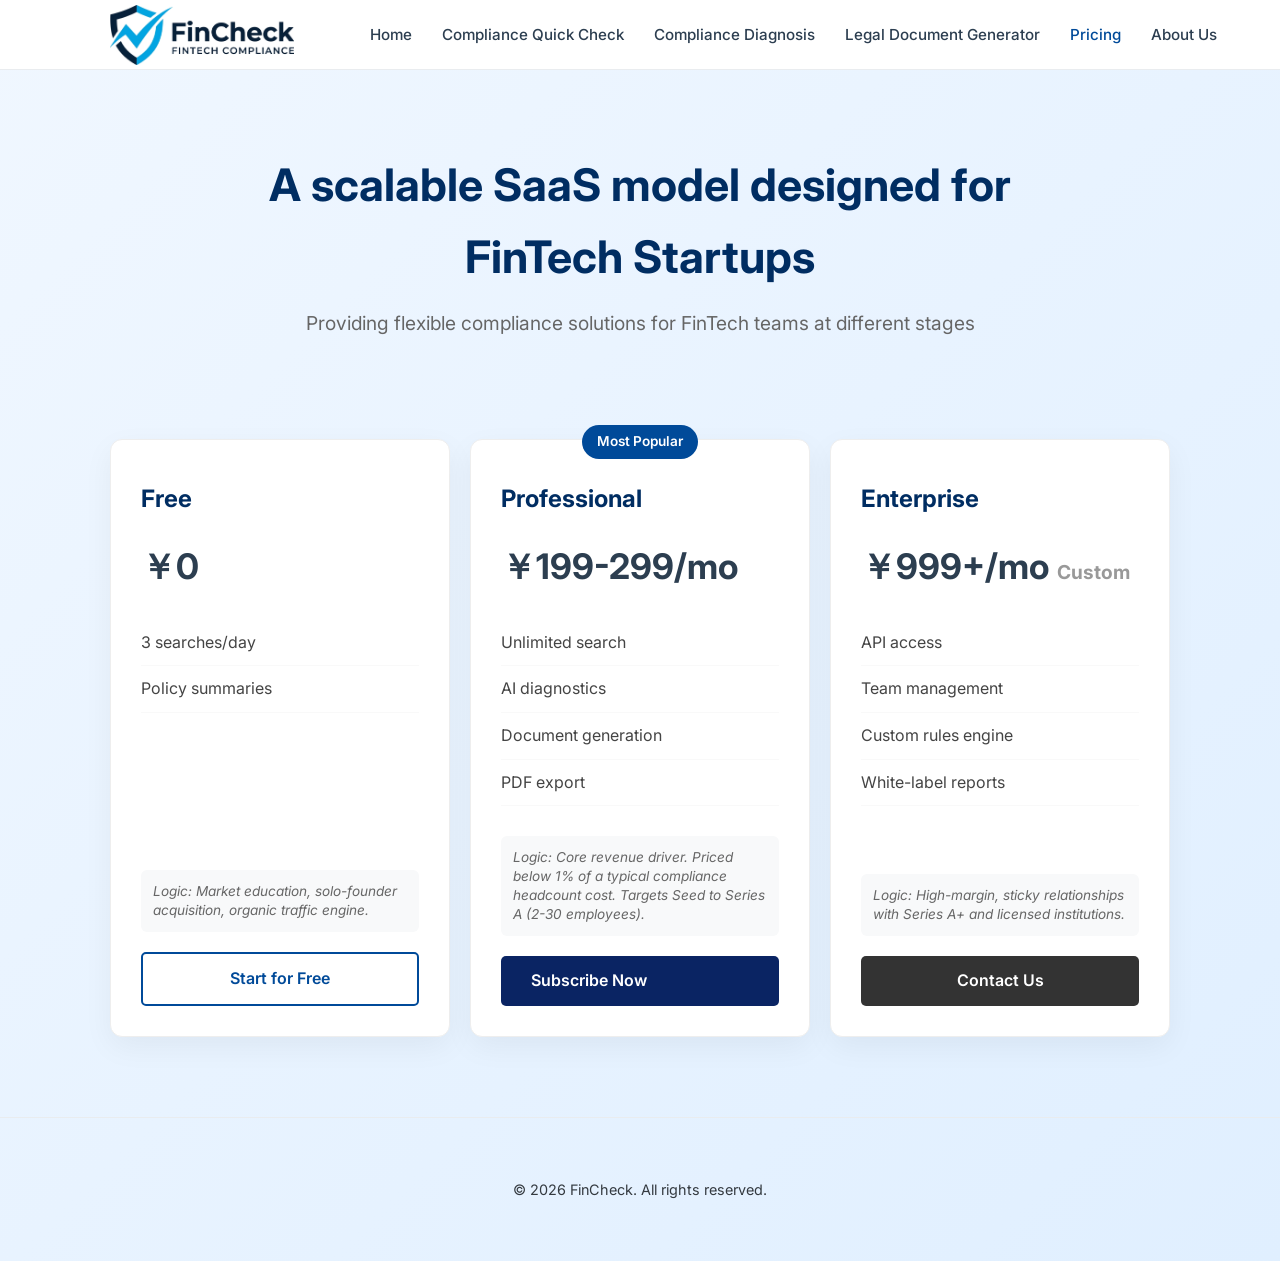
<file: pricing.html>
<!DOCTYPE html>
<html lang="zh-CN">
<head>
    <meta charset="UTF-8">
    <meta name="viewport" content="width=device-width, initial-scale=1.0">
    <title>Pricing & Subscriptions - FinCheck</title>
    <link rel="stylesheet" href="style.css">
    <link rel="stylesheet" href="https://cdnjs.cloudflare.com/ajax/libs/font-awesome/6.4.0/css/all.min.css">
</head>
<body class="pricing-page">
    <nav>
        <div class="container nav-container">
            <a href="index.html" class="logo">FinCheck</a>
            <ul class="nav-links">
                <li><a href="index.html">Home</a></li>
                <li><a href="quick-check.html">Compliance Quick Check</a></li>
                <li><a href="diagnosis.html">Compliance Diagnosis</a></li>
                <li><a href="document-generation.html">Legal Document Generator</a></li>
                <li><a href="pricing.html" class="active">Pricing</a></li>
                <li><a href="about.html">About Us</a></li>
            </ul>
        </div>
    </nav>

    <main class="container">
        <header class="pricing-header">
            <h1>A scalable SaaS model designed for FinTech Startups</h1>
            <p>Providing flexible compliance solutions for FinTech teams at different stages</p>
        </header>

        <div class="pricing-grid">
            <!-- Free Plan -->
            <div class="pricing-card">
                <h2>Free</h2>
                <div class="pricing-price">￥0</div>
                <ul class="pricing-features">
                    <li>3 searches/day</li>
                    <li>Policy summaries</li>
                </ul>
                <div class="pricing-logic">
                    Logic: Market education, solo-founder acquisition, organic traffic engine.
                </div>
                <a href="#" class="btn btn-outline-primary">Start for Free</a>
            </div>

            <!-- Professional Plan -->
            <div class="pricing-card">
                <div class="pricing-badge">Most Popular</div>
                <h2>Professional</h2>
                <div class="pricing-price">￥199-299/mo</div>
                <ul class="pricing-features">
                    <li>Unlimited search</li>
                    <li>AI diagnostics</li>
                    <li>Document generation</li>
                    <li>PDF export</li>
                </ul>
                <div class="pricing-logic">
                    Logic: Core revenue driver. Priced below 1% of a typical compliance headcount cost. Targets Seed to Series A (2-30 employees).
                </div>
                <a href="#" class="btn btn-primary" style="background-color: #0a2463;">Subscribe Now</a>
            </div>

            <!-- Enterprise Plan -->
            <div class="pricing-card">
                <h2>Enterprise</h2>
                <div class="pricing-price">￥999+/mo <span style="font-size: 1.2rem; color: #999;">Custom</span></div>
                <ul class="pricing-features">
                    <li>API access</li>
                    <li>Team management</li>
                    <li>Custom rules engine</li>
                    <li>White-label reports</li>
                </ul>
                <div class="pricing-logic">
                    Logic: High-margin, sticky relationships with Series A+ and licensed institutions.
                </div>
                <a href="#" class="btn btn-dark">Contact Us</a>
            </div>
        </div>
    </main>

    <footer>
        <div class="container">
            <p>&copy; 2026 FinCheck. All rights reserved.</p>
        </div>
    </footer>
</body>
</html>
</file>
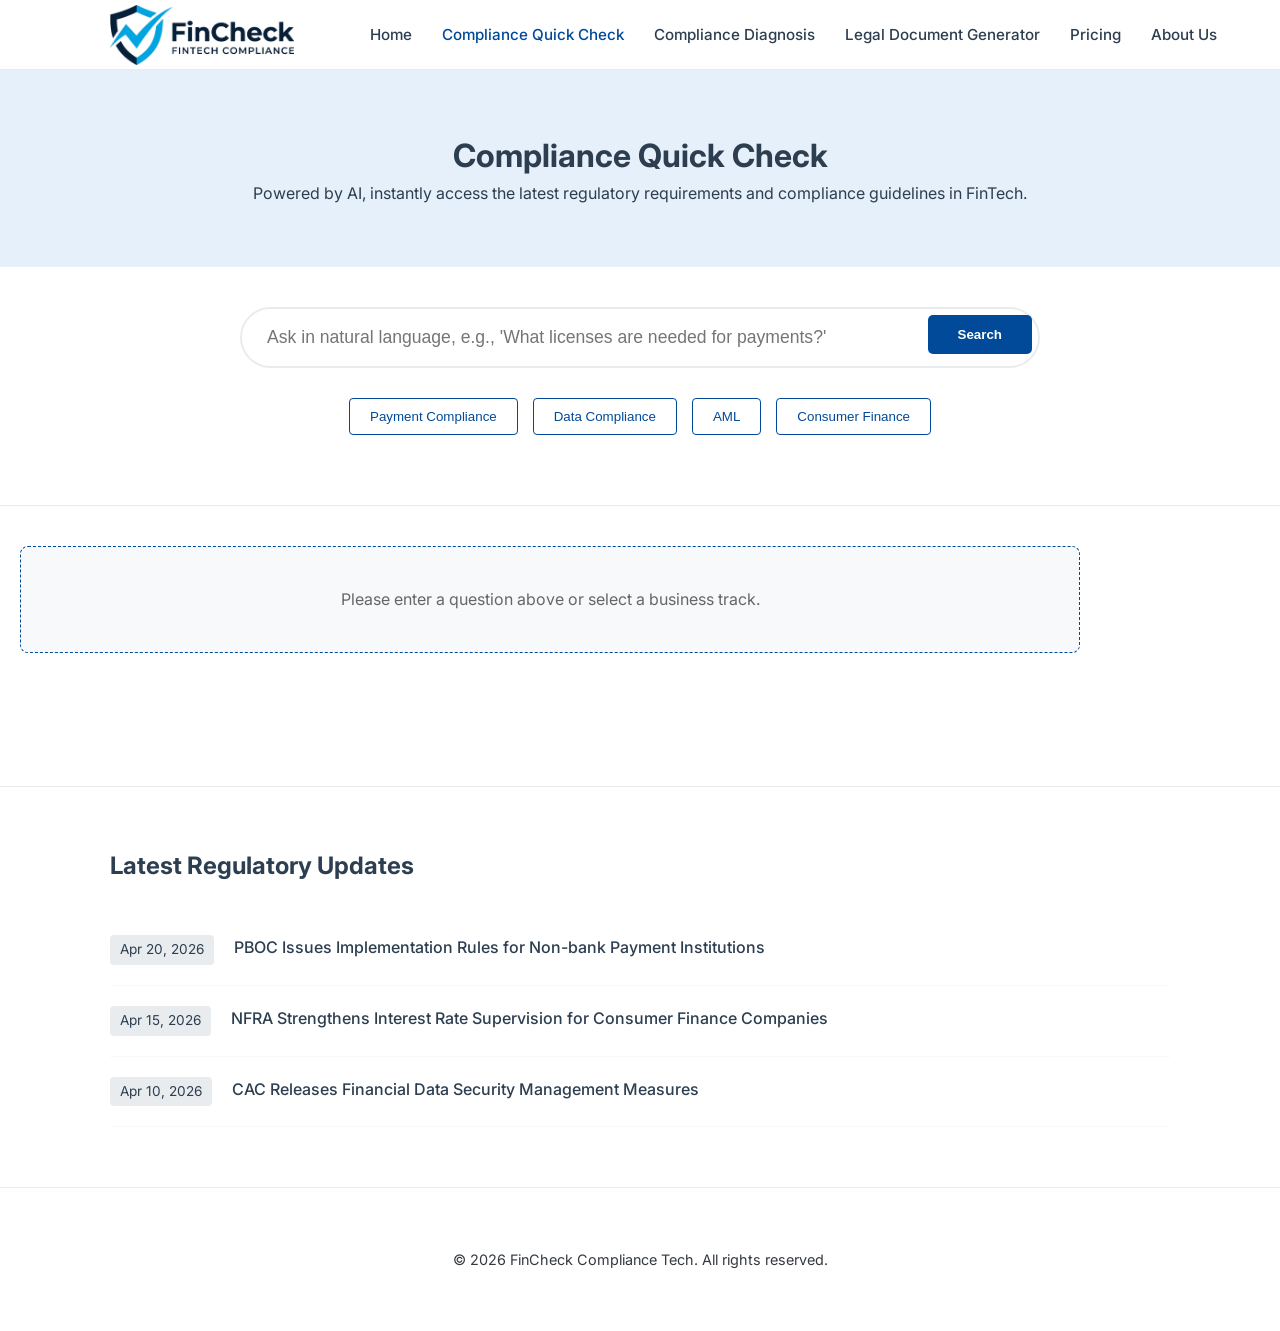
<file: quick-check.html>
<!DOCTYPE html>
<html lang="zh-CN">
<head>
    <meta charset="UTF-8">
    <meta name="viewport" content="width=device-width, initial-scale=1.0">
    <title>Compliance Quick Check - FinCheck</title>
    <link rel="stylesheet" href="style.css">
</head>
<body>
    <nav>
        <div class="container nav-container">
            <a href="index.html" class="logo">FinCheck</a>
            <ul class="nav-links">
                <li><a href="index.html">Home</a></li>
                <li><a href="quick-check.html" class="active">Compliance Quick Check</a></li>
                <li><a href="diagnosis.html">Compliance Diagnosis</a></li>
                <li><a href="document-generation.html">Legal Document Generator</a></li>
                <li><a href="pricing.html">Pricing</a></li>
                <li><a href="about.html">About Us</a></li>
            </ul>
        </div>
    </nav>

    <header class="page-header">
        <div class="container">
            <h1>Compliance Quick Check</h1>
            <p>Powered by AI, instantly access the latest regulatory requirements and compliance guidelines in FinTech.</p>
        </div>
    </header>

    <section class="search-section">
        <div class="container">
            <div class="search-box-container">
                <input type="text" id="searchInput" class="search-input" placeholder="Ask in natural language, e.g., 'What licenses are needed for payments?'">
                <button id="searchBtn" class="btn btn-primary search-btn">Search</button>
            </div>
            <div class="category-tabs">
                <button class="tab-btn" data-category="payment">Payment Compliance</button>
                <button class="tab-btn" data-category="data">Data Compliance</button>
                <button class="tab-btn" data-category="aml">AML</button>
                <button class="tab-btn" data-category="consumer_finance">Consumer Finance</button>
            </div>
        </div>
    </section>

    <main class="container compliance-content">
        <!-- Loading -->
        <div id="loader" class="loader-container">
            <span class="loader"></span>
            <p style="margin-top: 15px; color: var(--primary-blue);">Calling AI Compliance Engine...</p>
        </div>

        <!-- Result Area -->
        <div id="resultArea">
            <div style="background: #f8f9fa; padding: 40px; border-radius: 8px; border: 1px dashed #004a99; text-align: center;">
                <p style="color: #666;">Please enter a question above or select a business track.</p>
            </div>
        </div>
    </main>

    <!-- Regulatory Dynamics -->
    <section class="news-section">
        <div class="container">
            <h2 class="section-title" style="text-align: left; margin-bottom: 30px;">Latest Regulatory Updates</h2>
            <ul class="news-list">
                <li class="news-item">
                    <span class="news-date">Apr 20, 2026</span>
                    <a href="#" class="news-title">PBOC Issues Implementation Rules for Non-bank Payment Institutions</a>
                </li>
                <li class="news-item">
                    <span class="news-date">Apr 15, 2026</span>
                    <a href="#" class="news-title">NFRA Strengthens Interest Rate Supervision for Consumer Finance Companies</a>
                </li>
                <li class="news-item">
                    <span class="news-date">Apr 10, 2026</span>
                    <a href="#" class="news-title">CAC Releases Financial Data Security Management Measures</a>
                </li>
            </ul>
        </div>
    </section>

    <footer>
        <div class="container">
            <p>&copy; 2026 FinCheck Compliance Tech. All rights reserved.</p>
        </div>
    </footer>

    <script>
        const complianceData = {
            payment: {
                title: 'Payment Compliance',
                regulator: 'People\'s Bank of China (PBOC)',
                qualification: 'Payment Business License',
                requirements: [
                    '100% full deposit of Customer Reserve Funds with PBOC',
                    'Strict implementation of Know Your Customer (KYC) system and hierarchical account management',
                    'Transaction records must be kept for at least 5 years from completion',
                    'Establish a sound internal control system for Anti-Money Laundering (AML) and anti-terrorist financing',
                    'Operating payment business beyond the approved scope is strictly prohibited'
                ],
                forbidden: [
                    'Misappropriating, occupying, or borrowing Customer Reserve Funds',
                    'Leaking, selling, or illegally providing user transaction data',
                    'Disguised engagement in non-payment financial businesses such as credit, wealth management, or securities'
                ],
                keywords: ['payment', 'license', 'reserve', 'transfer', 'third-party payment']
            },
            data: {
                title: 'Data Compliance',
                regulator: 'Cyberspace Administration of China (CAC), PBOC',
                qualification: 'Cybersecurity Classified Protection Level 3',
                requirements: [
                    'Collection of personal information must follow the principles of legality, fairness, and necessity',
                    'Publicly state the rules, purposes, methods, and scope of information collection and usage',
                    'Personal information must not be provided to others without the consent of the individual',
                    'Adopt technical and necessary measures to ensure personal information security',
                    'Cross-border Transfer of Financial Data must undergo security assessment'
                ],
                forbidden: [
                    'Excessive collection of personal information unrelated to the business',
                    'Illegal trading or leaking of user financial data',
                    'Providing domestic user financial data overseas without approval'
                ],
                keywords: ['data', 'personal information', 'security', 'cross-border', 'privacy', 'protection']
            },
            aml: {
                title: 'Anti-Money Laundering (AML)',
                regulator: 'People\'s Bank of China (PBOC)',
                qualification: 'AML Internal Control System, Dedicated AML Department',
                requirements: [
                    'Establish Know Your Customer (KYC) system and conduct customer due diligence',
                    'Establish systems for preserving customer identity and transaction records',
                    'Implement large-value and suspicious transaction reporting systems',
                    'Conduct AML training and public awareness campaigns',
                    'Cooperate with AML investigations by the PBOC'
                ],
                forbidden: [
                    'Providing services or conducting transactions with unidentified customers',
                    'Leaking state secrets, commercial secrets, or personal privacy learned during AML work',
                    'Refusing or obstructing AML inspections and investigations'
                ],
                keywords: ['AML', 'money laundering', 'KYC', 'suspicious transaction', 'identity verification']
            },
            consumer_finance: {
                title: 'Consumer Finance',
                regulator: 'National Financial Regulatory Administration (NFRA)',
                qualification: 'Consumer Finance Company License',
                requirements: [
                    'Minimum registered capital of 300 million RMB',
                    'Loan interest rates must not exceed the national limit (4 times the LPR)',
                    'Do not issue loans to borrowers without income sources',
                    'Fully disclose loan interest, fees, and repayment terms',
                    'Do not use violent or other illegal methods to collect loans'
                ],
                forbidden: [
                    'Issuing loans without a specified purpose',
                    'Inducing borrowers through fraud or coercion',
                    'Leaking borrower\'s personal and loan information'
                ],
                keywords: ['consumer finance', 'loan', 'interest rate', 'collection', 'lending']
            }
        };

        const searchInput = document.getElementById('searchInput');
        const searchBtn = document.getElementById('searchBtn');
        const loader = document.getElementById('loader');
        const resultArea = document.getElementById('resultArea');
        const tabBtns = document.querySelectorAll('.tab-btn');

        // --- 豆包 (Doubao) API 配置 ---
        const API_KEY = 'ark-6c00de05-4616-42eb-b202-358f5bb04057-49af4';
        const MODEL_ID = 'doubao-seed-2-0-mini-260215';
        const API_URL = 'https://ark.cn-beijing.volces.com/api/v3/chat/completions';

        async function callDoubaoAPI(query) {
            const context = JSON.stringify(complianceData);
            const systemPrompt = `You are a FinTech compliance expert. Based on the known compliance database content below, answer the user's questions in a professional and concise manner in English.
            If there is no relevant content, provide advice based on general financial compliance principles.
            Known database: ${context}`;

            try {
                const response = await fetch(API_URL, {
                    method: 'POST',
                    headers: {
                        'Content-Type': 'application/json',
                        'Authorization': `Bearer ${API_KEY}`
                    },
                    body: JSON.stringify({
                        model: MODEL_ID,
                        messages: [
                            { role: "system", content: systemPrompt },
                            { role: "user", content: query }
                        ]
                    })
                });

                if (!response.ok) {
                    const err = await response.json();
                    throw new Error(err.error?.message || 'API 调用失败');
                }

                const data = await response.json();
                return data.choices[0].message.content;
            } catch (error) {
                console.error('API Error:', error);
                return `🤖 AI Expert Connection Failed: ${error.message}. Please check your API Key or network status.`;
            }
        }

        async function handleAction(type, value) {
            resultArea.style.display = 'none';
            loader.style.display = 'block';

            if (type === 'tab') {
                setTimeout(() => {
                    loader.style.display = 'none';
                    resultArea.style.display = 'block';
                    renderContent(value);
                }, 500);
            } else if (type === 'search') {
                const aiResponse = await callDoubaoAPI(value);
                
                loader.style.display = 'none';
                resultArea.style.display = 'block';

                const query = value.toLowerCase();
                let matchKey = null;
                for (const key in complianceData) {
                    const item = complianceData[key];
                    if (item.keywords.some(k => query.includes(k.toLowerCase())) || query.includes(item.title.toLowerCase())) {
                        matchKey = key;
                        break;
                    }
                }
                renderAIResponse(aiResponse, value, matchKey);
            }
        }

        function renderAIResponse(response, query, matchKey) {
            let html = `
                <div class="ai-answer" style="margin-bottom: 30px; border: 1px solid var(--primary-blue); background: #f0f7ff;">
                    <p style="margin-bottom: 10px;"><strong>🤖 AI 合规专家回答：</strong></p>
                    <div style="color: var(--dark-blue); line-height: 1.8;">${response}</div>
                </div>
            `;

            if (matchKey) {
                const data = complianceData[matchKey];
                html += `
                    <div class="compliance-card">
                        <div class="card-header"><h3>权威参考：${data.title}</h3></div>
                        <div class="card-body">
                            <p style="margin-bottom: 10px;"><strong>必备资质：</strong> ${data.qualification}</p>
                            <span class="compliance-section-title">核心合规要求：</span>
                            <ul style="padding-left: 20px;">
                                ${data.requirements.slice(0, 3).map(r => `<li>${r}</li>`).join('')}
                            </ul>
                        </div>
                    </div>
                `;
            }

            resultArea.innerHTML = html;
        }

        function renderAIResponse(response, query, matchKey) {
            let html = `
                <div class="ai-answer" style="margin-bottom: 30px; border: 1px solid var(--primary-blue); background: #f0f7ff;">
                    <p style="margin-bottom: 10px;"><strong>🤖 Real-time AI Compliance Expert:</strong></p>
                    <div style="color: var(--dark-blue); line-height: 1.8; white-space: pre-wrap;">${response}</div>
                </div>
            `;

            if (matchKey) {
                const data = complianceData[matchKey];
                html += `
                    <div class="compliance-card">
                        <div class="card-header"><h3>Reference: ${data.title}</h3></div>
                        <div class="card-body">
                            <p><strong>Required License:</strong> ${data.qualification}</p>
                            <ul style="margin-top: 10px; padding-left: 20px;">
                                ${data.requirements.slice(0, 3).map(r => `<li>${r}</li>`).join('')}
                            </ul>
                        </div>
                    </div>
                `;
            }

            resultArea.innerHTML = html;
        }

        function renderContent(key) {
            const data = complianceData[key];
            if (!data) return;

            resultArea.innerHTML = `
                <div class="compliance-card">
                    <div class="card-header"><h3>${data.title} - Authoritative Guide</h3></div>
                    <div class="card-body">
                        <p style="margin-bottom: 15px;"><strong>Regulator:</strong> ${data.regulator}</p>
                        <p style="margin-bottom: 20px;"><strong>Required License:</strong> ${data.qualification}</p>
                        
                        <span class="compliance-section-title">Core Requirements:</span>
                        <ul style="margin-bottom: 20px; padding-left: 20px;">
                            ${data.requirements.map(r => `<li style="margin-bottom: 8px;">${r}</li>`).join('')}
                        </ul>

                        <span class="compliance-section-title" style="color: #c0392b;">Forbidden Actions:</span>
                        <ul class="forbidden-list" style="padding-left: 20px;">
                            ${data.forbidden.map(f => `<li style="margin-bottom: 8px;">${f}</li>`).join('')}
                        </ul>
                    </div>
                </div>
            `;
        }

        searchBtn.addEventListener('click', () => {
            if (searchInput.value.trim()) {
                handleAction('search', searchInput.value.trim());
            }
        });

        searchInput.addEventListener('keypress', (e) => {
            if (e.key === 'Enter' && searchInput.value.trim()) {
                handleAction('search', searchInput.value.trim());
            }
        });

        tabBtns.forEach(btn => {
            btn.addEventListener('click', () => {
                tabBtns.forEach(b => b.classList.remove('active'));
                btn.classList.add('active');
                handleAction('tab', btn.dataset.category);
            });
        });
    </script>
</body>
</html>
</file>
<file: style.css>
@import url('https://fonts.googleapis.com/css2?family=Inter:wght@300;400;500;600;700&display=swap');

:root {
    --primary-blue: #004a99;
    --dark-blue: #002d62;
    --light-blue: #e6f0fa;
    --white: #ffffff;
    --gray-100: #f8f9fa;
    --gray-200: #e9ecef;
    --gray-800: #343a40;
    --text-main: #2c3e50;
    --transition: all 0.3s ease;
}

* {
    margin: 0;
    padding: 0;
    box-sizing: border-box;
}

body {
    font-family: 'Inter', sans-serif;
    color: var(--text-main);
    background-color: var(--white);
    line-height: 1.6;
}

.container {
    max-width: 1100px;
    margin: 0 auto;
    padding: 0 20px;
}

/* Navigation */
nav {
    background: var(--white);
    border-bottom: 1px solid var(--gray-200);
    height: 70px;
    display: flex;
    align-items: center;
    position: sticky;
    top: 0;
    z-index: 1000;
}

.nav-container {
    width: 100%;
    display: flex;
    justify-content: space-between;
    align-items: center;
}

.logo {
    display: inline-block;
    width: 220px;
    height: 60px;
    background: url('logo_cropped.png') no-repeat left center;
    background-size: contain;
    text-indent: -9999px;
    overflow: hidden;
    mix-blend-mode: multiply;
    margin-right: 40px;
    flex-shrink: 0;
}

.nav-links {
    display: flex;
    list-style: none;
    gap: 30px;
}

.nav-links a {
    text-decoration: none;
    color: var(--text-main);
    font-weight: 500;
    font-size: 0.95rem;
    transition: var(--transition);
    white-space: nowrap;
}

.nav-links a:hover, .nav-links a.active {
    color: var(--primary-blue);
}

/* Hero Section */
.hero {
    padding: 120px 0;
    text-align: center;
    background-color: var(--light-blue);
    background-image: 
        linear-gradient(rgba(248, 249, 250, 0.8), rgba(255, 255, 255, 0.95)), 
        url('hero-bg.png');
    background-size: cover;
    background-position: center;
    border-bottom: 1px solid var(--gray-200);
}

.hero h1 {
    font-size: 3.8rem;
    color: var(--dark-blue);
    margin-bottom: 25px;
    font-weight: 800;
    letter-spacing: -1px;
}

.hero p {
    font-size: 1.3rem;
    color: var(--text-main);
    max-width: 850px;
    margin: 0 auto 45px;
    opacity: 0.9;
}

.hero-btns {
    display: flex;
    justify-content: center;
    gap: 20px;
}

/* Feature Cards */
.features {
    padding: 100px 0;
    background-color: var(--white);
}

.feature-grid {
    display: grid;
    grid-template-columns: repeat(3, 1fr);
    gap: 35px;
}

.card {
    background: var(--white);
    border: 1px solid var(--gray-200);
    padding: 45px 35px;
    border-radius: 12px;
    text-decoration: none;
    color: inherit;
    transition: var(--transition);
    text-align: left;
    display: flex;
    flex-direction: column;
    align-items: flex-start;
}

.card i {
    font-size: 2.5rem;
    color: var(--primary-blue);
    margin-bottom: 25px;
}

.card:hover {
    transform: translateY(-8px);
    box-shadow: 0 15px 40px rgba(0, 74, 153, 0.08);
    border-color: var(--primary-blue);
}

.card h3 {
    color: var(--dark-blue);
    margin-bottom: 18px;
    font-size: 1.5rem;
    font-weight: 700;
}

.card p {
    color: var(--gray-800);
    font-size: 1rem;
    line-height: 1.7;
}

/* Target Users */
.target-audience {
    padding: 100px 0;
    background-color: var(--gray-100);
}

.audience-tags {
    display: flex;
    justify-content: center;
    flex-wrap: wrap;
    gap: 15px;
    margin-top: 40px;
}

.tag {
    background: var(--white);
    padding: 12px 25px;
    border-radius: 50px;
    border: 1px solid var(--gray-200);
    font-weight: 600;
    color: var(--dark-blue);
    transition: var(--transition);
}

.tag:hover {
    border-color: var(--primary-blue);
    color: var(--primary-blue);
    background: var(--light-blue);
}

/* AI Assistant Dialog Area (Floating Corner) */
.ai-assistant-section {
    position: fixed;
    bottom: 30px;
    right: 30px;
    width: 380px; /* Smaller footprint */
    background: var(--white);
    border: 1px solid var(--gray-200);
    z-index: 2000;
    box-shadow: 0 10px 40px rgba(0, 0, 0, 0.15);
    border-radius: 12px;
    overflow: hidden;
    display: flex;
    flex-direction: column;
    transition: var(--transition);
}

.ai-assistant-header {
    padding: 12px 20px;
    background: var(--primary-blue);
    color: var(--white);
    display: flex;
    justify-content: space-between;
    align-items: center;
}

.ai-assistant-header h3 {
    font-size: 1.1rem;
    color: var(--white);
}

.ai-assistant-layout {
    display: flex;
    flex: 1;
    overflow: hidden;
}

/* Sidebar - Conversation History (Hidden on mobile/smaller widget) */
.chat-sidebar {
    width: 30%; /* Flexible width for English text */
    min-width: 140px;
    max-width: 220px;
    background: var(--gray-100);
    border-right: 1px solid var(--gray-200);
    padding: 15px;
    display: flex;
    flex-direction: column;
    gap: 8px;
}

.history-item {
    padding: 12px 15px;
    background: var(--white);
    border: 1px solid var(--gray-200);
    border-radius: 8px;
    font-size: 0.9rem;
    color: var(--text-main);
    cursor: pointer;
    transition: var(--transition);
    white-space: nowrap;
    overflow: hidden;
    text-overflow: ellipsis;
}

.history-item:hover {
    border-color: var(--primary-blue);
    background: var(--light-blue);
}

/* Right Main Chat Area */
.chat-main {
    flex: 1;
    display: flex;
    flex-direction: column;
    background: var(--white);
}

.chat-top-bar {
    padding: 15px 25px;
    border-bottom: 1px solid var(--gray-200);
    font-weight: 700;
    color: var(--dark-blue);
}

.chat-messages {
    flex: 1;
    padding: 25px;
    overflow-y: auto;
    display: flex;
    flex-direction: column;
    gap: 15px;
}

.message {
    max-width: 80%;
    padding: 12px 18px;
    border-radius: 15px;
    font-size: 0.95rem;
    line-height: 1.5;
}

.message.user {
    align-self: flex-end;
    background: var(--gray-200);
    color: var(--text-main);
    border-bottom-right-radius: 2px;
}

.message.ai {
    align-self: flex-start;
    background: var(--primary-blue);
    color: var(--white);
    border-bottom-left-radius: 2px;
}

.chat-input-area {
    padding: 20px 25px;
    border-top: 1px solid var(--gray-200);
    display: flex;
    gap: 15px;
}

.chat-input {
    flex: 1;
    padding: 12px 20px;
    border: 1px solid var(--gray-200);
    border-radius: 8px;
    outline: none;
    font-size: 0.95rem;
}

.chat-input:focus {
    border-color: var(--primary-blue);
}

/* Footer (Restore standard padding) */
footer {
    padding: 60px 0;
    border-top: 1px solid var(--gray-200);
    text-align: center;
    color: var(--gray-800);
    font-size: 0.9rem;
}

/* Search Area */
.search-section {
    padding: 40px 0;
    background: var(--white);
    border-bottom: 1px solid var(--gray-200);
}

.search-box-container {
    max-width: 800px;
    margin: 0 auto;
    position: relative;
}

.search-input {
    width: 100%;
    padding: 18px 25px;
    font-size: 1.1rem;
    border: 2px solid var(--gray-200);
    border-radius: 50px;
    outline: none;
    transition: var(--transition);
}

.search-input:focus {
    border-color: var(--primary-blue);
    box-shadow: 0 5px 15px rgba(0, 74, 153, 0.1);
}

.search-btn {
    position: absolute;
    right: 8px;
    top: 8px;
    padding: 10px 25px;
    border-radius: 40px;
}

/* Category Tabs */
.category-tabs {
    display: flex;
    justify-content: center;
    gap: 15px;
    margin: 30px 0;
}

.tab-btn {
    padding: 10px 20px;
    border: 1px solid var(--primary-blue);
    background: var(--white);
    color: var(--primary-blue);
    border-radius: 4px;
    font-weight: 500;
    cursor: pointer;
    transition: var(--transition);
}

.tab-btn:hover, .tab-btn.active {
    background: var(--primary-blue);
    color: var(--white);
}

/* Compliance Content */
.compliance-content {
    margin: 40px 0;
    min-height: 200px;
}

.ai-answer {
    background: var(--gray-100);
    padding: 30px;
    border-radius: 12px;
    border-left: 4px solid var(--primary-blue);
}

.compliance-card {
    background: var(--white);
    border: 1px solid var(--gray-200);
    border-radius: 10px;
    overflow: hidden;
    margin-bottom: 30px;
}

.card-header {
    background: var(--light-blue);
    padding: 15px 25px;
    border-bottom: 1px solid var(--gray-200);
}

.card-body {
    padding: 25px;
}

.compliance-section-title {
    font-weight: 700;
    color: var(--dark-blue);
    margin-bottom: 10px;
    display: block;
}

.forbidden-list {
    color: #c0392b;
}

/* Loading Animation */
.loader-container {
    display: none;
    text-align: center;
    padding: 40px;
}

.loader {
    width: 48px;
    height: 48px;
    border: 5px solid var(--light-blue);
    border-bottom-color: var(--primary-blue);
    border-radius: 50%;
    display: inline-block;
    box-sizing: border-box;
    animation: rotation 1s linear infinite;
}

@keyframes rotation {
    0% { transform: rotate(0deg); }
    100% { transform: rotate(360deg); }
}

/* Regulatory News */
.news-section {
    padding: 60px 0;
    border-top: 1px solid var(--gray-200);
}

.news-list {
    list-style: none;
}

.news-item {
    padding: 20px 0;
    border-bottom: 1px solid var(--gray-100);
    display: flex;
    align-items: flex-start;
    gap: 20px;
}

.news-date {
    background: var(--gray-200);
    padding: 4px 10px;
    border-radius: 4px;
    font-size: 0.85rem;
    white-space: nowrap;
}

.news-title {
    font-weight: 500;
    color: var(--text-main);
    text-decoration: none;
}

.news-title:hover {
    color: var(--primary-blue);
}

/* Diagnosis Form */
.diagnosis-container {
    max-width: 800px;
    margin: 40px auto;
    background: var(--white);
    padding: 40px;
    border-radius: 12px;
    box-shadow: 0 4px 20px rgba(0, 0, 0, 0.05);
}

.form-group {
    margin-bottom: 25px;
}

.form-group label {
    display: block;
    font-weight: 600;
    margin-bottom: 10px;
    color: var(--dark-blue);
}

.form-control {
    width: 100%;
    padding: 12px 15px;
    border: 1px solid var(--gray-200);
    border-radius: 6px;
    font-size: 1rem;
    outline: none;
}

.form-control:focus {
    border-color: var(--primary-blue);
}

.question-block {
    display: none;
    animation: fadeIn 0.4s ease;
    border-top: 1px solid var(--gray-200);
    padding-top: 25px;
    margin-top: 25px;
}

.question-block h4 {
    color: var(--primary-blue);
    margin-bottom: 15px;
}

.radio-group {
    display: flex;
    gap: 30px;
    margin-top: 5px;
}

.radio-item {
    display: flex;
    align-items: center;
    gap: 8px;
    cursor: pointer;
}

@keyframes fadeIn {
    from { opacity: 0; transform: translateY(10px); }
    to { opacity: 1; transform: translateY(0); }
}

/* Report Detail Styles */
.compliance-issue {
    background: #fff5f5;
    border-left: 4px solid #e74c3c;
    padding: 15px;
    margin-bottom: 15px;
    border-radius: 4px;
}

.compliance-law {
    font-size: 0.9rem;
    color: #e74c3c;
    font-weight: 600;
    margin-bottom: 5px;
    display: block;
}

.compliance-advice {
    background: #f0f7ff;
    border-left: 4px solid var(--primary-blue);
    padding: 15px;
    margin-bottom: 15px;
    border-radius: 4px;
}

/* Report Styles */
.report-card {
    display: none;
    background: var(--white);
    border-radius: 12px;
    border: 1px solid var(--gray-200);
    padding: 40px;
    margin-top: 40px;
    position: relative;
}

.report-header {
    border-bottom: 2px solid var(--gray-100);
    padding-bottom: 20px;
    margin-bottom: 30px;
}

.report-time {
    font-size: 0.85rem;
    color: var(--gray-800);
}

.score-section {
    display: flex;
    align-items: center;
    gap: 30px;
    margin-bottom: 40px;
}

.score-circle {
    width: 120px;
    height: 120px;
    border-radius: 50%;
    background: var(--primary-blue);
    color: var(--white);
    display: flex;
    flex-direction: column;
    align-items: center;
    justify-content: center;
}

.score-circle .num {
    font-size: 2.5rem;
    font-weight: 800;
}

.risk-level {
    padding: 6px 15px;
    border-radius: 4px;
    font-weight: 700;
    text-transform: uppercase;
}

.risk-low { background: #e6f9f0; color: #27ae60; }
.risk-medium { background: #fff8e6; color: #f39c12; }
.risk-high { background: #feebeb; color: #e74c3c; }

.report-dimension {
    margin-bottom: 25px;
}

.dimension-title {
    font-weight: 700;
    color: var(--dark-blue);
    border-left: 4px solid var(--primary-blue);
    padding-left: 10px;
    margin-bottom: 10px;
    display: block;
}

.report-actions {
    display: flex;
    gap: 15px;
    margin-top: 40px;
    padding-top: 25px;
    border-top: 1px solid var(--gray-100);
}

/* Document Generation */
.doc-selector {
    display: flex;
    justify-content: center;
    gap: 10px;
    margin-bottom: 30px;
    flex-wrap: wrap;
}

.doc-btn {
    padding: 10px 18px;
    border: 1px solid var(--primary-blue);
    background: var(--white);
    color: var(--primary-blue);
    border-radius: 4px;
    font-size: 0.9rem;
    font-weight: 500;
    cursor: pointer;
    transition: var(--transition);
}

.doc-btn.active, .doc-btn:hover {
    background: var(--primary-blue);
    color: var(--white);
}

.paper-preview {
    background: var(--white);
    max-width: 800px;
    margin: 40px auto;
    padding: 60px 80px;
    box-shadow: 0 10px 40px rgba(0, 0, 0, 0.1);
    border: 1px solid var(--gray-200);
    min-height: 800px;
    font-family: 'Inter', serif;
    color: #1a1a1a;
    line-height: 1.8;
    display: none;
}

.paper-preview h2 {
    text-align: center;
    color: #000;
    margin-bottom: 40px;
    font-size: 1.8rem;
    font-weight: 700;
}

.paper-preview p {
    margin-bottom: 15px;
}

.paper-preview .section-title {
    font-weight: 700;
    margin-top: 30px;
    margin-bottom: 15px;
    display: block;
    font-size: 1.1rem;
    border-bottom: 1px solid #eee;
    padding-bottom: 5px;
}

/* Utilities */
.btn {
    display: inline-block;
    padding: 12px 30px;
    border-radius: 5px;
    font-weight: 600;
    text-decoration: none;
    transition: var(--transition);
    cursor: pointer;
}

.btn-primary {
    background-color: var(--primary-blue);
    color: var(--white);
    border: none;
}

.btn-primary:hover {
    background-color: var(--dark-blue);
}

/* Page Headers */
.page-header {
    padding: 60px 0;
    background-color: var(--light-blue);
    text-align: center;
}

/* Pricing Page Styles */
.pricing-header {
    text-align: center;
    padding: 80px 0 60px;
}

.pricing-header h1 {
    font-size: 2.8rem;
    color: var(--dark-blue);
    margin-bottom: 15px;
    max-width: 900px;
    margin-left: auto;
    margin-right: auto;
}

.pricing-header p {
    font-size: 1.2rem;
    color: #666;
}

.pricing-grid {
    display: flex;
    gap: 20px;
    margin-bottom: 80px;
    margin-top: 40px;
}

.pricing-card {
    flex: 1;
    background: white;
    border-radius: 12px;
    padding: 30px;
    box-shadow: 0 10px 30px rgba(0,0,0,0.05);
    border: 1px solid #eee;
    display: flex;
    flex-direction: column;
    position: relative;
    transition: var(--transition);
}

.pricing-card:hover {
    transform: translateY(-8px);
    box-shadow: 0 15px 40px rgba(0,0,0,0.1);
}

.pricing-badge {
    position: absolute;
    top: -15px;
    left: 50%;
    transform: translateX(-50%);
    background: var(--primary-blue);
    color: white;
    padding: 6px 15px;
    border-radius: 20px;
    font-size: 0.85rem;
    font-weight: 600;
}

.pricing-card h2 {
    font-size: 1.5rem;
    color: var(--dark-blue);
    margin-bottom: 20px;
    margin-top: 10px;
}

.pricing-price {
    font-size: 2.2rem;
    font-weight: 700;
    color: var(--text-main);
    margin-bottom: 25px;
}

.pricing-features {
    list-style: none;
    padding: 0;
    margin-bottom: 30px;
    flex-grow: 1;
}

.pricing-features li {
    padding: 10px 0;
    border-bottom: 1px solid #f9f9f9;
    color: #444;
    font-size: 1rem;
    line-height: 1.6;
}

.pricing-logic {
    font-size: 0.85rem;
    color: #666;
    background: #f8f9fa;
    padding: 12px;
    border-radius: 6px;
    margin-bottom: 20px;
    font-style: italic;
    line-height: 1.4;
}

.btn-outline-primary {
    background: transparent;
    border: 2px solid var(--primary-blue);
    color: var(--primary-blue);
    text-align: center;
}

.btn-outline-primary:hover {
    background: var(--primary-blue);
    color: white;
}

.btn-dark {
    background: #333;
    color: white;
    text-align: center;
}

.btn-dark:hover {
    background: #000;
}

/* Pricing Page Specific Styles */
body.pricing-page {
    background: linear-gradient(135deg, #f0f7ff 0%, #e0efff 100%);
    min-height: 100vh;
}
</file>
